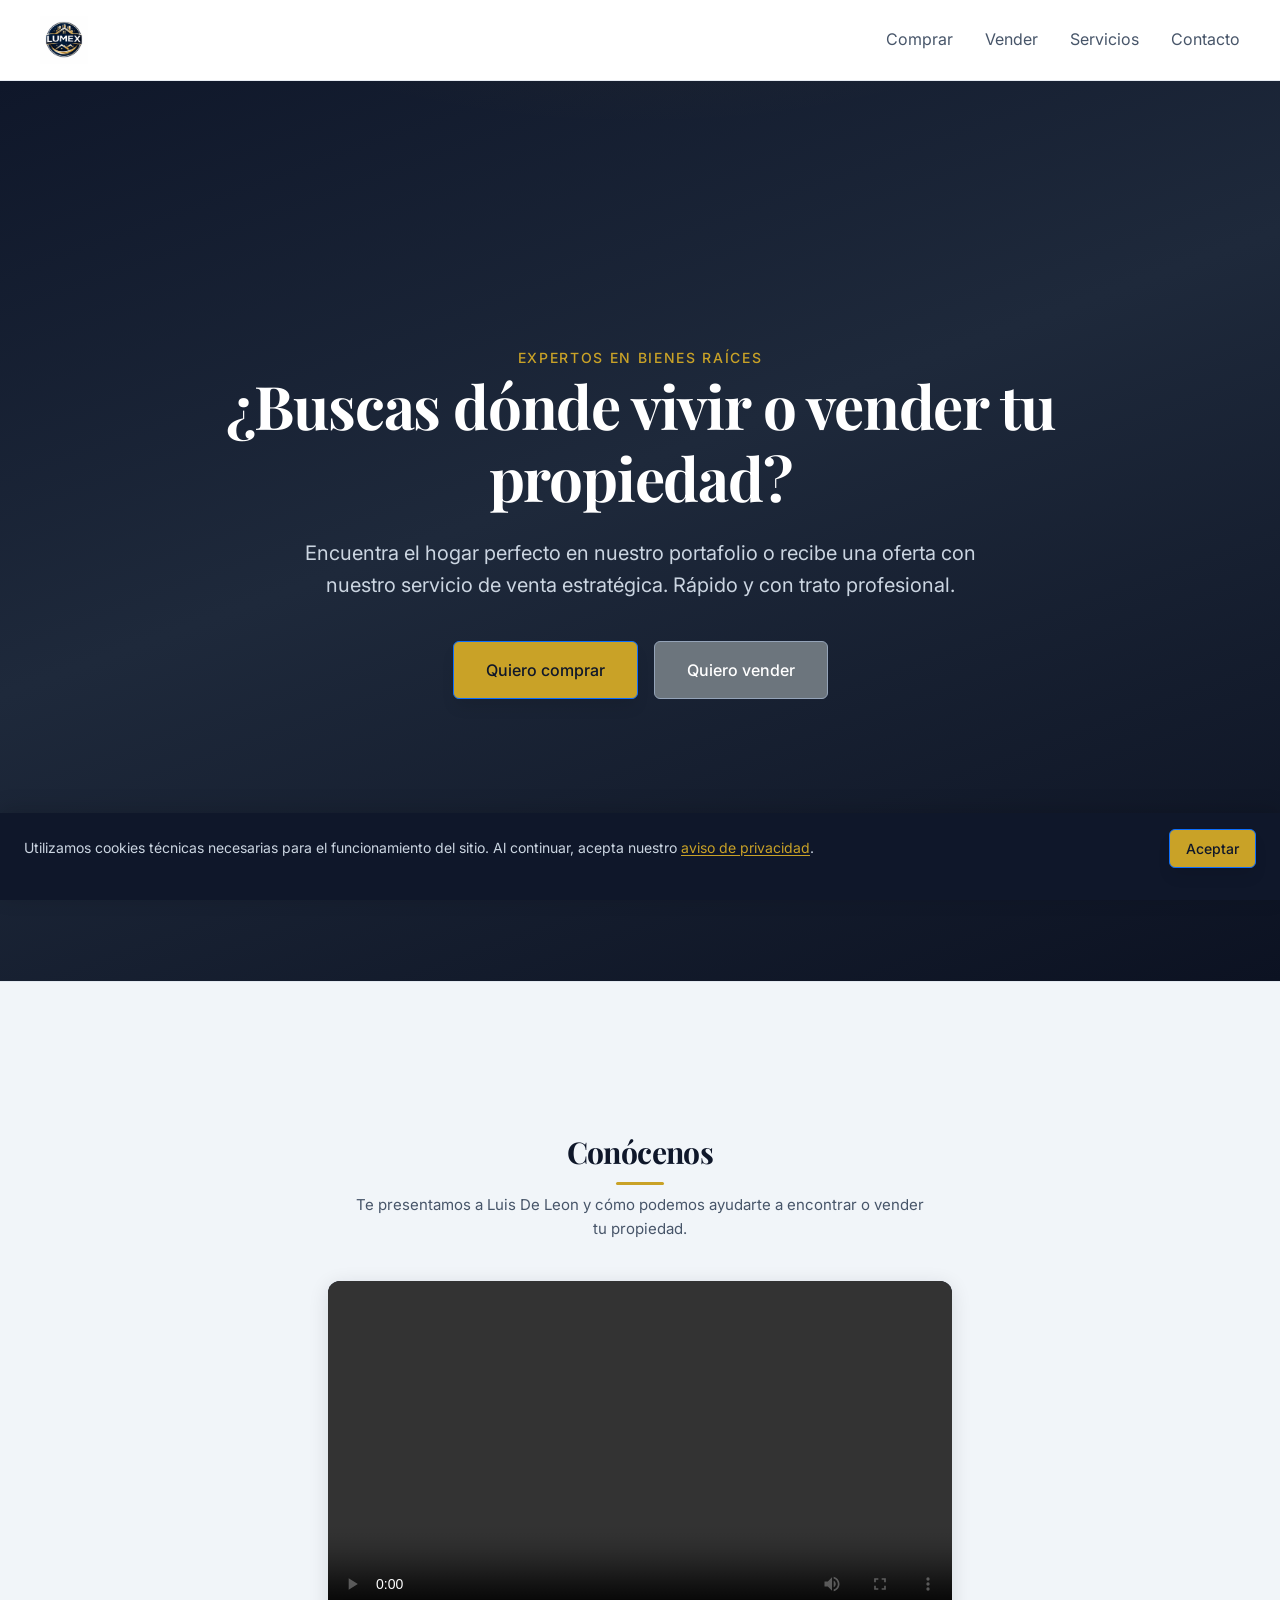
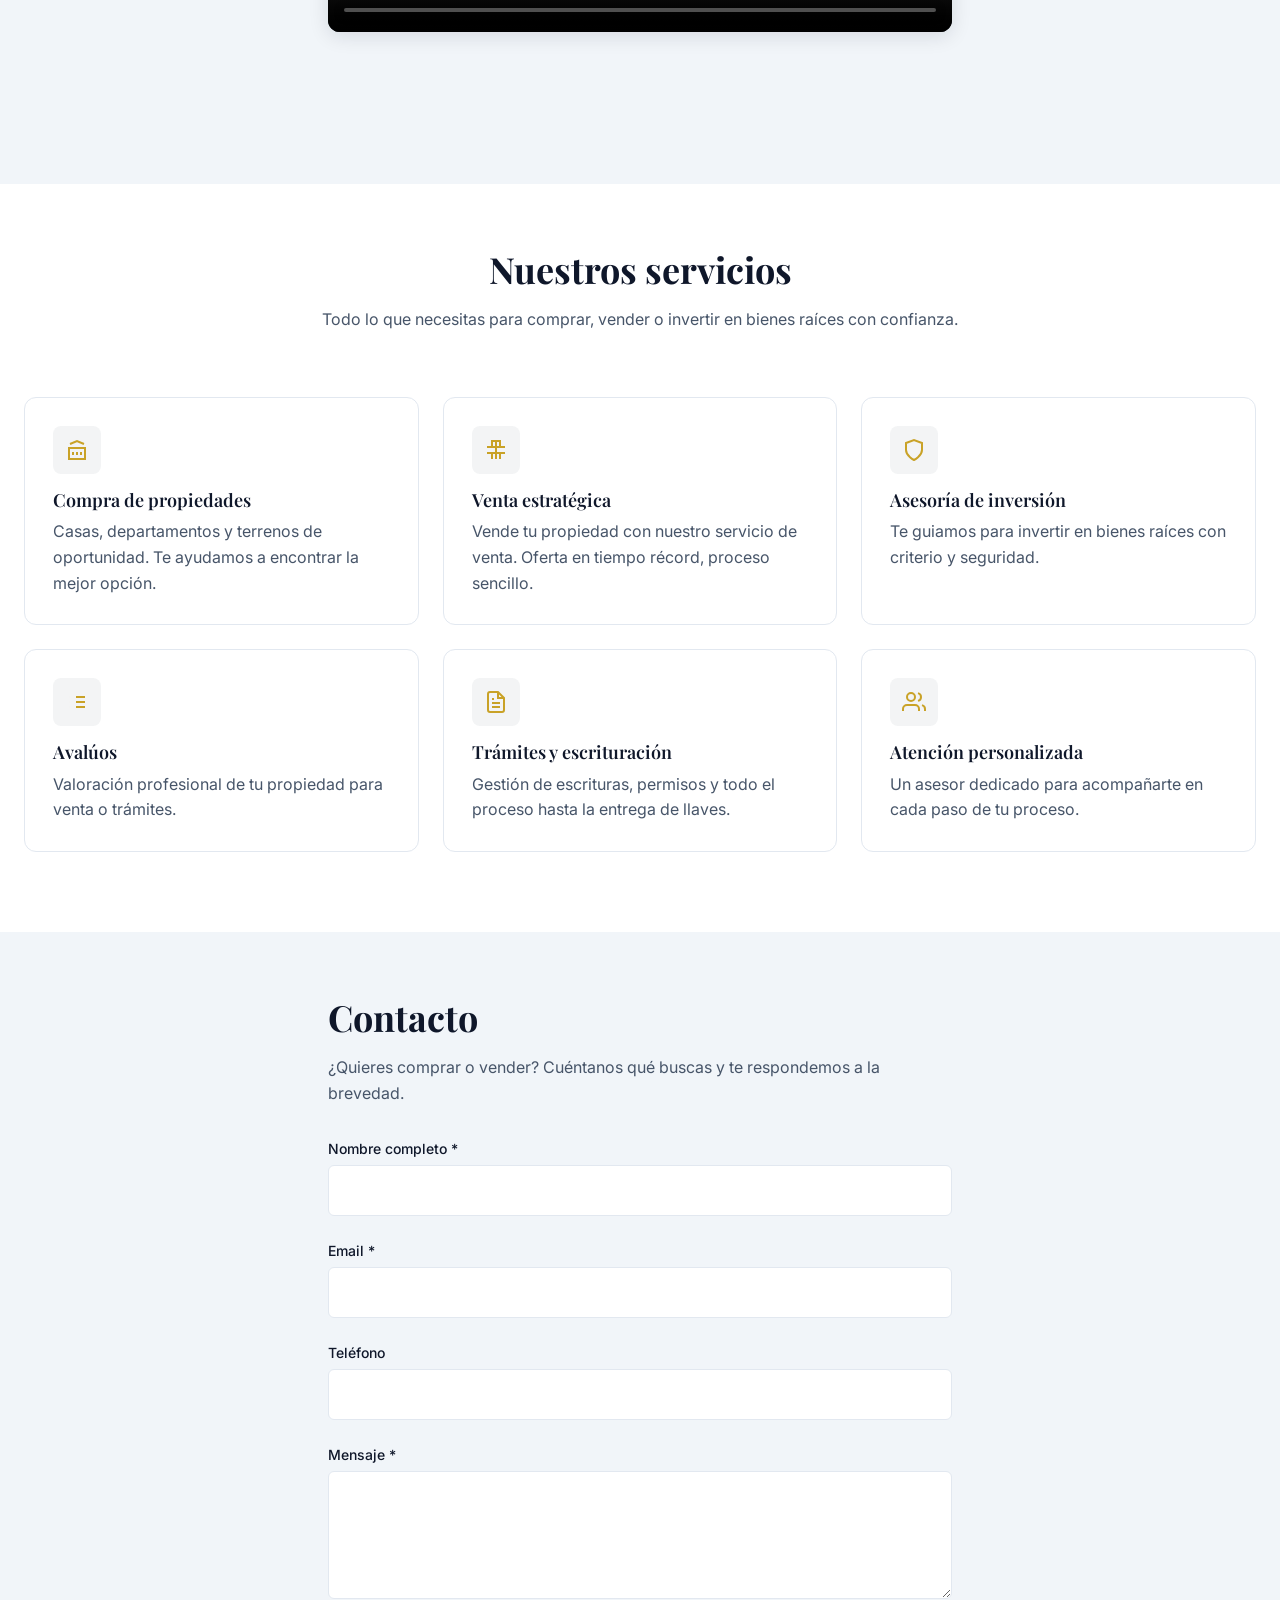
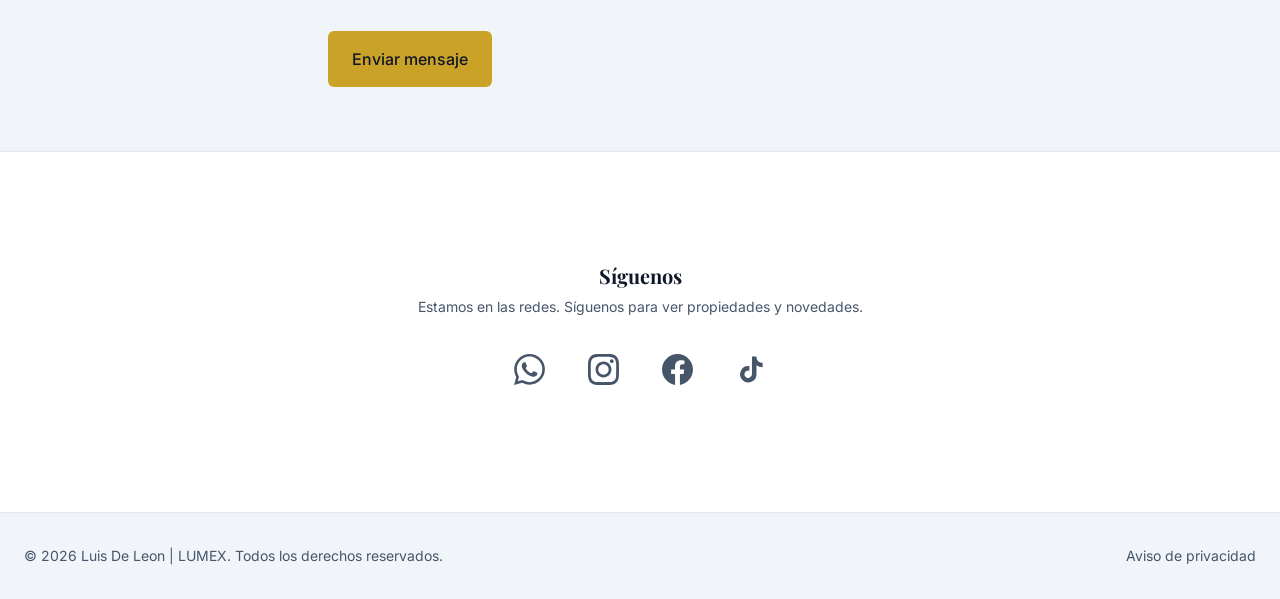
<file: index.html>
<!DOCTYPE html>
<html lang="es">
<head>
  <meta charset="UTF-8" />
  <meta name="viewport" content="width=device-width, initial-scale=1.0, viewport-fit=cover" />
  <meta http-equiv="X-UA-Compatible" content="IE=edge" />
  <meta name="description" content="Expertos en bienes raíces. Luis De Leon: compra y venta de propiedades, casas, departamentos y terrenos. Encuentra tu hogar o vende con nosotros." />
  <meta name="keywords" content="bienes raíces, inmobiliaria, comprar casa, vender casa, propiedades, Luis De Leon, Nuevo León, inversión inmobiliaria" />
  <meta name="author" content="Luis De Leon | LUMEX" />
  <meta name="robots" content="index, follow" />
  <meta name="theme-color" content="#1a2b49" />
  <!-- Antes de subir a tu dominio: reemplaza tudominio.com por tu URL real (ver DOMINIO.txt) -->
  <link rel="canonical" href="https://tudominio.com/" />
  <!-- Open Graph -->
  <meta property="og:type" content="website" />
  <meta property="og:url" content="https://tudominio.com/" />
  <meta property="og:title" content="Luis De Leon | LUMEX - Comprar y vender propiedades" />
  <meta property="og:description" content="¿Buscas dónde vivir o vender tu propiedad? Encuentra el hogar perfecto o recibe una oferta con nuestro servicio de venta estratégica." />
  <meta property="og:image" content="https://tudominio.com/og-image.jpg" />
  <meta property="og:locale" content="es_MX" />
  <meta property="og:site_name" content="Luis De Leon | LUMEX" />
  <!-- Twitter Card -->
  <meta name="twitter:card" content="summary_large_image" />
  <meta name="twitter:title" content="Luis De Leon | LUMEX" />
  <meta name="twitter:description" content="Expertos en bienes raíces. Compra o vende tu propiedad con nosotros." />
  <!-- Seguridad -->
  <meta http-equiv="X-Content-Type-Options" content="nosniff" />
  <meta http-equiv="Referrer-Policy" content="strict-origin-when-cross-origin" />
  <title>Luis De Leon | LUMEX - Comprar y vender propiedades</title>
  <link rel="preconnect" href="https://fonts.googleapis.com" />
  <link rel="preconnect" href="https://fonts.gstatic.com" crossorigin />
  <link href="https://fonts.googleapis.com/css2?family=Inter:wght@400;500;600;700&family=Playfair+Display:wght@600;700&display=swap" rel="stylesheet" />
  <link href="https://cdn.jsdelivr.net/npm/bootstrap@5.3.2/dist/css/bootstrap.min.css" rel="stylesheet" integrity="sha384-T3c6CoIi6uLrA9TneNEoa7RxnatzjcDSCmG1MXxSR1GAsXEV/Dwwykc2MPK8M2HN" crossorigin="anonymous" />
  <link rel="stylesheet" href="css/style.css" />
  <script type="application/ld+json">
  {
    "@context": "https://schema.org",
    "@type": "RealEstateAgent",
    "name": "Luis De Leon | LUMEX",
    "description": "Expertos en bienes raíces. Compra y venta de propiedades, casas, departamentos y terrenos. Servicio de venta estratégica y portafolio de oportunidades.",
    "url": "https://tudominio.com/",
    "areaServed": { "@type": "State", "name": "Nuevo León" },
    "serviceType": ["Compra de propiedades", "Venta de propiedades", "Asesoría inmobiliaria", "Inversión en bienes raíces"]
  }
  </script>
  <link rel="sitemap" type="application/xml" title="Sitemap" href="sitemap.xml" />
</head>
<body>
  <header class="header" role="banner">
    <div class="header-inner">
      <a href="index.html" class="logo" aria-label="Luis De Leon LUMEX - Inicio"><img src="logo.jpg" alt="Luis De Leon LUMEX" /></a>
      <nav class="nav-desktop" aria-label="Navegación principal">
        <a href="comprar-propiedad.html">Comprar</a>
        <a href="vender-propiedad.html">Vender</a>
        <a href="index.html#servicios">Servicios</a>
        <a href="index.html#contacto">Contacto</a>
      </nav>
      <button type="button" class="btn-menu" aria-expanded="false" aria-controls="mobile-menu" aria-label="Abrir menú">
        <svg class="icon-menu" width="24" height="24" viewBox="0 0 24 24" fill="none" stroke="currentColor" stroke-width="2" aria-hidden="true"><path d="M3 12h18M3 6h18M3 18h18"/></svg>
        <svg class="icon-close" width="24" height="24" viewBox="0 0 24 24" fill="none" stroke="currentColor" stroke-width="2" aria-hidden="true" hidden><path d="M18 6L6 18M6 6l12 12"/></svg>
      </button>
    </div>
    <div id="mobile-menu" class="mobile-menu" hidden aria-label="Menú móvil">
      <a href="comprar-propiedad.html">Comprar</a>
      <a href="vender-propiedad.html">Vender</a>
      <a href="index.html#servicios">Servicios</a>
      <a href="index.html#contacto">Contacto</a>
    </div>
  </header>

  <main class="main-full">
    <section class="hero section-full" aria-labelledby="hero-heading">
      <div class="hero-inner">
        <p class="hero-tagline">Expertos en bienes raíces</p>
        <h1 id="hero-heading">¿Buscas dónde vivir o vender tu propiedad?</h1>
        <p class="hero-subtitle">Encuentra el hogar perfecto en nuestro portafolio o recibe una oferta con nuestro servicio de venta estratégica. Rápido y con trato profesional.</p>
        <div class="hero-buttons hero-ctas">
          <a href="comprar-propiedad.html" class="btn btn-primary cta-shine">Quiero comprar</a>
          <a href="vender-propiedad.html" class="btn btn-secondary">Quiero vender</a>
        </div>
      </div>
    </section>

    <section id="presentacion" class="section section-video section-full" aria-labelledby="video-heading">
      <div class="container container-narrow text-center">
        <h2 id="video-heading" class="section-video-title">Conócenos</h2>
        <p class="section-lead">Te presentamos a Luis De Leon y cómo podemos ayudarte a encontrar o vender tu propiedad.</p>
        <div class="video-wrap mx-auto">
          <video class="video-presentacion" src="luis.mp4" controls playsinline preload="metadata" aria-label="Video de presentación Luis De Leon">
            Tu navegador no soporta la reproducción de video.
          </video>
        </div>
      </div>
    </section>

    <section id="servicios" class="section section-services section-full" aria-labelledby="services-heading">
      <div class="container">
        <h2 id="services-heading" class="text-center">Nuestros servicios</h2>
        <p class="section-lead text-center mx-auto">Todo lo que necesitas para comprar, vender o invertir en bienes raíces con confianza.</p>
        <ul class="services-grid list-unstyled row g-4 justify-content-center" role="list">
          <li class="col-12 col-md-6 col-lg-4"><article class="service-card h-100"><span class="service-icon" aria-hidden="true"><svg width="24" height="24" viewBox="0 0 24 24" fill="none" stroke="currentColor" stroke-width="2"><path d="M3 21h18M3 10h18M5 6l7-3 7 3M4 10v11M20 10v11M8 14v3M12 14v3M16 14v3"/></svg></span><h3>Compra de propiedades</h3><p>Casas, departamentos y terrenos de oportunidad. Te ayudamos a encontrar la mejor opción.</p></article></li>
          <li class="col-12 col-md-6 col-lg-4"><article class="service-card h-100"><span class="service-icon" aria-hidden="true"><svg width="24" height="24" viewBox="0 0 24 24" fill="none" stroke="currentColor" stroke-width="2"><path d="M12 3v18M3 9h18M3 15h18M8 9V3h8v6M8 21v-6h8v6"/></svg></span><h3>Venta estratégica</h3><p>Vende tu propiedad con nuestro servicio de venta. Oferta en tiempo récord, proceso sencillo.</p></article></li>
          <li class="col-12 col-md-6 col-lg-4"><article class="service-card h-100"><span class="service-icon" aria-hidden="true"><svg width="24" height="24" viewBox="0 0 24 24" fill="none" stroke="currentColor" stroke-width="2"><path d="M12 22s8-4 8-10V5l-8-3-8 3v7c0 6 8 10 8 10z"/></svg></span><h3>Asesoría de inversión</h3><p>Te guiamos para invertir en bienes raíces con criterio y seguridad.</p></article></li>
          <li class="col-12 col-md-6 col-lg-4"><article class="service-card h-100"><span class="service-icon" aria-hidden="true"><svg width="24" height="24" viewBox="0 0 24 24" fill="none" stroke="currentColor" stroke-width="2"><path d="M20 7h-9M20 12h-9M20 17h-9M4 7h.01M4 12h.01M4 17h.01"/></svg></span><h3>Avalúos</h3><p>Valoración profesional de tu propiedad para venta o trámites.</p></article></li>
          <li class="col-12 col-md-6 col-lg-4"><article class="service-card h-100"><span class="service-icon" aria-hidden="true"><svg width="24" height="24" viewBox="0 0 24 24" fill="none" stroke="currentColor" stroke-width="2"><path d="M14 2H6a2 2 0 0 0-2 2v16a2 2 0 0 0 2 2h12a2 2 0 0 0 2-2V8z"/><path d="M14 2v6h6M16 13H8M16 17H8M10 9H8"/></svg></span><h3>Trámites y escrituración</h3><p>Gestión de escrituras, permisos y todo el proceso hasta la entrega de llaves.</p></article></li>
          <li class="col-12 col-md-6 col-lg-4"><article class="service-card h-100"><span class="service-icon" aria-hidden="true"><svg width="24" height="24" viewBox="0 0 24 24" fill="none" stroke="currentColor" stroke-width="2"><path d="M17 21v-2a4 4 0 0 0-4-4H5a4 4 0 0 0-4 4v2"/><circle cx="9" cy="7" r="4"/><path d="M23 21v-2a4 4 0 0 0-3-3.87M16 3.13a4 4 0 0 1 0 7.75"/></svg></span><h3>Atención personalizada</h3><p>Un asesor dedicado para acompañarte en cada paso de tu proceso.</p></article></li>
        </ul>
      </div>
    </section>

    <section id="contacto" class="section section-contact section-full" aria-labelledby="contact-heading">
      <div class="container container-narrow">
        <h2 id="contact-heading">Contacto</h2>
        <p class="section-lead">¿Quieres comprar o vender? Cuéntanos qué buscas y te respondemos a la brevedad.</p>
        <div id="form-success" class="form-success" hidden role="status">
          <svg width="32" height="32" viewBox="0 0 24 24" fill="none" stroke="currentColor" stroke-width="2" aria-hidden="true"><path d="M22 11.08V12a10 10 0 1 1-5.93-9.14"/><path d="M22 4L12 14.01l-3-3"/></svg>
          <div>
            <p class="form-success-title">Se abrió WhatsApp con tu mensaje.</p>
            <p class="form-success-text">Envíalo desde la app para completar el contacto. Te responderemos a la brevedad.</p>
          </div>
        </div>
        <form id="contact-form" class="contact-form" novalidate>
          <div class="field">
            <label for="name">Nombre completo *</label>
            <input type="text" id="name" name="name" autocomplete="name" required />
            <p id="name-error" class="field-error" role="alert" hidden></p>
          </div>
          <div class="field">
            <label for="email">Email *</label>
            <input type="email" id="email" name="email" autocomplete="email" required />
            <p id="email-error" class="field-error" role="alert" hidden></p>
          </div>
          <div class="field">
            <label for="phone">Teléfono</label>
            <input type="tel" id="phone" name="phone" autocomplete="tel" />
            <p id="phone-error" class="field-error" role="alert" hidden></p>
          </div>
          <div class="field">
            <label for="message">Mensaje *</label>
            <textarea id="message" name="message" rows="4" required></textarea>
            <p id="message-error" class="field-error" role="alert" hidden></p>
          </div>
          <p id="form-root-error" class="field-error form-root-error" role="alert" hidden></p>
          <button type="submit" class="btn btn-submit cta-shine" id="submit-btn">Enviar mensaje</button>
        </form>
      </div>
    </section>

    <section id="redes" class="section section-redes section-full" aria-labelledby="redes-heading">
      <div class="container container-narrow text-center">
        <h2 id="redes-heading" class="section-redes-title">Síguenos</h2>
        <p class="section-redes-lead">Estamos en las redes. Síguenos para ver propiedades y novedades.</p>
        <div id="footer-social" class="redes-links" aria-label="Redes sociales"></div>
      </div>
    </section>
  </main>

  <footer class="footer">
    <div class="footer-inner">
      <p class="footer-copy">© 2026 Luis De Leon | LUMEX. Todos los derechos reservados.</p>
      <nav class="footer-nav" aria-label="Enlaces legales">
        <a href="aviso-privacidad.html">Aviso de privacidad</a>
      </nav>
    </div>
  </footer>

  <div id="cookie-consent" class="cookie-consent" role="dialog" aria-label="Aviso de cookies" aria-describedby="cookie-text">
    <div class="cookie-inner">
      <p id="cookie-text">Utilizamos cookies técnicas necesarias para el funcionamiento del sitio. Al continuar, acepta nuestro <a href="aviso-privacidad.html">aviso de privacidad</a>.</p>
      <div class="cookie-actions">
        <button type="button" id="cookie-accept" class="btn btn-primary btn-sm">Aceptar</button>
      </div>
    </div>
  </div>

  <a id="whatsapp-float-link" href="https://wa.me/528281201370" target="_blank" rel="noopener noreferrer" class="whatsapp-float" aria-label="Contactar por WhatsApp">
    <svg width="32" height="32" viewBox="0 0 24 24" fill="currentColor" aria-hidden="true"><path d="M17.472 14.382c-.297-.149-1.758-.867-2.03-.967-.273-.099-.471-.148-.67.15-.197.297-.767.966-.94 1.164-.173.199-.347.223-.644.075-.297-.15-1.255-.463-2.39-1.475-.883-.788-1.48-1.761-1.653-2.059-.173-.297-.018-.458.13-.606.134-.133.298-.347.446-.52.149-.174.198-.298.298-.497.099-.198.05-.371-.025-.52-.075-.149-.669-1.612-.916-2.207-.242-.579-.487-.5-.669-.51-.173-.008-.371-.01-.57-.01-.198 0-.52.074-.792.372-.272.297-1.04 1.016-1.04 2.479 0 1.462 1.065 2.875 1.213 3.074.149.198 2.096 3.2 5.077 4.487.709.306 1.262.489 1.694.625.712.227 1.36.195 1.871.118.571-.085 1.758-.719 2.006-1.413.248-.694.248-1.289.173-1.413-.074-.124-.272-.198-.57-.347m-5.421 7.403h-.004a9.87 9.87 0 01-5.031-1.378l-.361-.214-3.741.982.998-3.648-.235-.374a9.86 9.86 0 01-1.51-5.26c.001-5.45 4.436-9.884 9.888-9.884 2.64 0 5.122 1.03 6.988 2.898a9.825 9.825 0 012.893 6.994c-.003 5.45-4.437 9.884-9.885 9.884m8.413-18.297A11.815 11.815 0 0012.05 0C5.495 0 .16 5.335.157 11.892c0 2.096.547 4.142 1.588 5.945L.057 24l6.305-1.654a11.882 11.882 0 005.683 1.448h.005c6.554 0 11.89-5.335 11.893-11.893a11.821 11.821 0 00-3.48-8.413z"/></svg>
  </a>

  <script src="https://cdn.jsdelivr.net/npm/bootstrap@5.3.2/dist/js/bootstrap.bundle.min.js" integrity="sha384-C6RzsynM9kWDrMNeT87bh95OGNyZPhcTNXj1NW7RuBCsyN/o0jlpcV8Qyq46cDfL" crossorigin="anonymous"></script>
  <script src="js/main.js"></script>
</body>
</html>
</file>
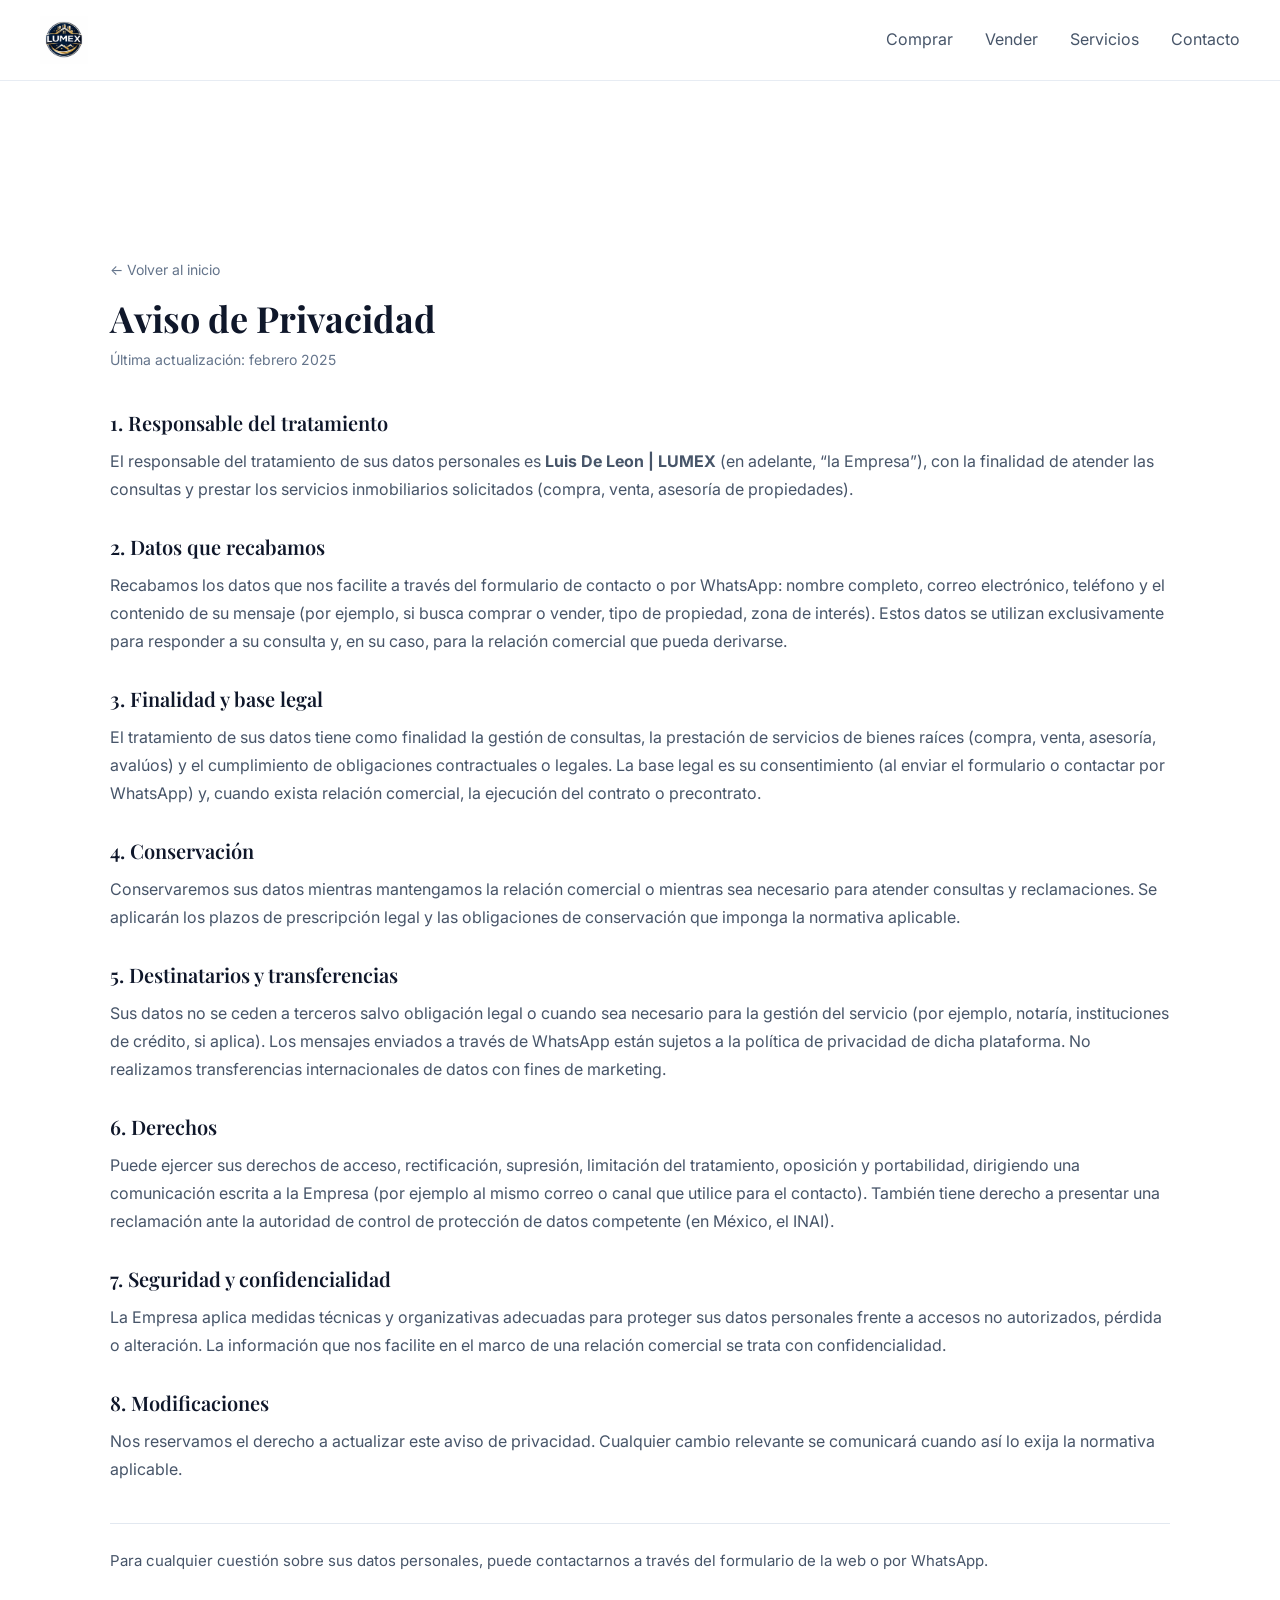
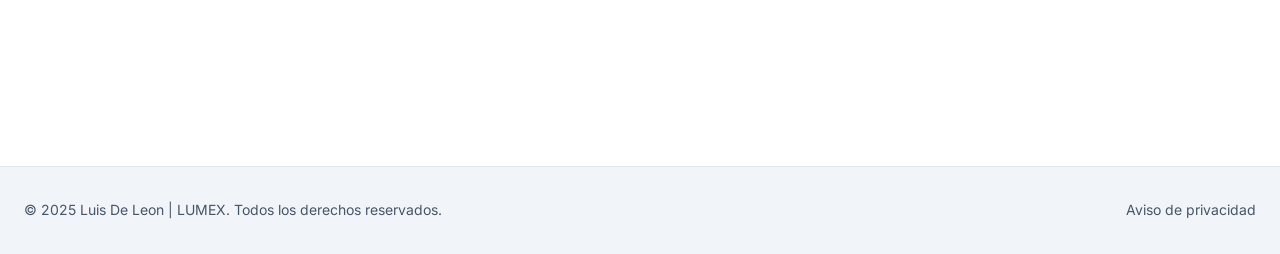
<file: aviso-privacidad.html>
<!DOCTYPE html>
<html lang="es">
<head>
  <meta charset="UTF-8" />
  <meta name="viewport" content="width=device-width, initial-scale=1.0, viewport-fit=cover" />
  <meta name="description" content="Aviso de privacidad de Luis De Leon | LUMEX. Protección de datos personales en servicios inmobiliarios." />
  <meta name="robots" content="index, follow" />
  <title>Aviso de Privacidad | Luis De Leon | LUMEX</title>
  <link rel="canonical" href="https://tudominio.com/aviso-privacidad.html" />
  <link rel="preconnect" href="https://fonts.googleapis.com" />
  <link rel="preconnect" href="https://fonts.gstatic.com" crossorigin />
  <link href="https://fonts.googleapis.com/css2?family=Inter:wght@400;500;600;700&family=Playfair+Display:wght@600;700&display=swap" rel="stylesheet" />
  <link href="https://cdn.jsdelivr.net/npm/bootstrap@5.3.2/dist/css/bootstrap.min.css" rel="stylesheet" integrity="sha384-T3c6CoIi6uLrA9TneNEoa7RxnatzjcDSCmG1MXxSR1GAsXEV/Dwwykc2MPK8M2HN" crossorigin="anonymous" />
  <link rel="stylesheet" href="css/style.css" />
</head>
<body>
  <header class="header" role="banner">
    <div class="header-inner">
      <a href="index.html" class="logo" aria-label="Luis De Leon LUMEX - Inicio"><img src="logo.jpg" alt="Luis De Leon LUMEX" /></a>
      <nav class="nav-desktop" aria-label="Navegación principal">
        <a href="comprar-propiedad.html">Comprar</a>
        <a href="vender-propiedad.html">Vender</a>
        <a href="index.html#servicios">Servicios</a>
        <a href="index.html#contacto">Contacto</a>
      </nav>
      <button type="button" class="btn-menu" aria-expanded="false" aria-controls="mobile-menu" aria-label="Abrir menú">
        <svg class="icon-menu" width="24" height="24" viewBox="0 0 24 24" fill="none" stroke="currentColor" stroke-width="2" aria-hidden="true"><path d="M3 12h18M3 6h18M3 18h18"/></svg>
        <svg class="icon-close" width="24" height="24" viewBox="0 0 24 24" fill="none" stroke="currentColor" stroke-width="2" aria-hidden="true" hidden><path d="M18 6L6 18M6 6l12 12"/></svg>
      </button>
    </div>
    <div id="mobile-menu" class="mobile-menu" hidden aria-label="Menú móvil">
      <a href="comprar-propiedad.html">Comprar</a>
      <a href="vender-propiedad.html">Vender</a>
      <a href="index.html#servicios">Servicios</a>
      <a href="index.html#contacto">Contacto</a>
    </div>
  </header>

  <main>
    <article class="legal-page" aria-labelledby="privacy-heading">
      <div class="container container-narrow">
        <header class="legal-header">
          <a href="index.html" class="legal-back">← Volver al inicio</a>
          <h1 id="privacy-heading">Aviso de Privacidad</h1>
          <p class="legal-updated">Última actualización: febrero 2025</p>
        </header>

        <div class="legal-content">
          <section>
            <h2>1. Responsable del tratamiento</h2>
            <p>El responsable del tratamiento de sus datos personales es <strong>Luis De Leon | LUMEX</strong> (en adelante, “la Empresa”), con la finalidad de atender las consultas y prestar los servicios inmobiliarios solicitados (compra, venta, asesoría de propiedades).</p>
          </section>

          <section>
            <h2>2. Datos que recabamos</h2>
            <p>Recabamos los datos que nos facilite a través del formulario de contacto o por WhatsApp: nombre completo, correo electrónico, teléfono y el contenido de su mensaje (por ejemplo, si busca comprar o vender, tipo de propiedad, zona de interés). Estos datos se utilizan exclusivamente para responder a su consulta y, en su caso, para la relación comercial que pueda derivarse.</p>
          </section>

          <section>
            <h2>3. Finalidad y base legal</h2>
            <p>El tratamiento de sus datos tiene como finalidad la gestión de consultas, la prestación de servicios de bienes raíces (compra, venta, asesoría, avalúos) y el cumplimiento de obligaciones contractuales o legales. La base legal es su consentimiento (al enviar el formulario o contactar por WhatsApp) y, cuando exista relación comercial, la ejecución del contrato o precontrato.</p>
          </section>

          <section>
            <h2>4. Conservación</h2>
            <p>Conservaremos sus datos mientras mantengamos la relación comercial o mientras sea necesario para atender consultas y reclamaciones. Se aplicarán los plazos de prescripción legal y las obligaciones de conservación que imponga la normativa aplicable.</p>
          </section>

          <section>
            <h2>5. Destinatarios y transferencias</h2>
            <p>Sus datos no se ceden a terceros salvo obligación legal o cuando sea necesario para la gestión del servicio (por ejemplo, notaría, instituciones de crédito, si aplica). Los mensajes enviados a través de WhatsApp están sujetos a la política de privacidad de dicha plataforma. No realizamos transferencias internacionales de datos con fines de marketing.</p>
          </section>

          <section>
            <h2>6. Derechos</h2>
            <p>Puede ejercer sus derechos de acceso, rectificación, supresión, limitación del tratamiento, oposición y portabilidad, dirigiendo una comunicación escrita a la Empresa (por ejemplo al mismo correo o canal que utilice para el contacto). También tiene derecho a presentar una reclamación ante la autoridad de control de protección de datos competente (en México, el INAI).</p>
          </section>

          <section>
            <h2>7. Seguridad y confidencialidad</h2>
            <p>La Empresa aplica medidas técnicas y organizativas adecuadas para proteger sus datos personales frente a accesos no autorizados, pérdida o alteración. La información que nos facilite en el marco de una relación comercial se trata con confidencialidad.</p>
          </section>

          <section>
            <h2>8. Modificaciones</h2>
            <p>Nos reservamos el derecho a actualizar este aviso de privacidad. Cualquier cambio relevante se comunicará cuando así lo exija la normativa aplicable.</p>
          </section>

          <p class="legal-contact">Para cualquier cuestión sobre sus datos personales, puede contactarnos a través del formulario de la web o por WhatsApp.</p>
        </div>
      </div>
    </article>
  </main>

  <footer class="footer">
    <div class="footer-inner">
      <p class="footer-copy">© 2025 Luis De Leon | LUMEX. Todos los derechos reservados.</p>
      <nav class="footer-nav" aria-label="Enlaces legales">
        <a href="aviso-privacidad.html">Aviso de privacidad</a>
      </nav>
    </div>
  </footer>

  <script src="https://cdn.jsdelivr.net/npm/bootstrap@5.3.2/dist/js/bootstrap.bundle.min.js" integrity="sha384-C6RzsynM9kWDrMNeT87bh95OGNyZPhcTNXj1NW7RuBCsyN/o0jlpcV8Qyq46cDfL" crossorigin="anonymous"></script>
  <script src="js/main.js"></script>
</body>
</html>
</file>
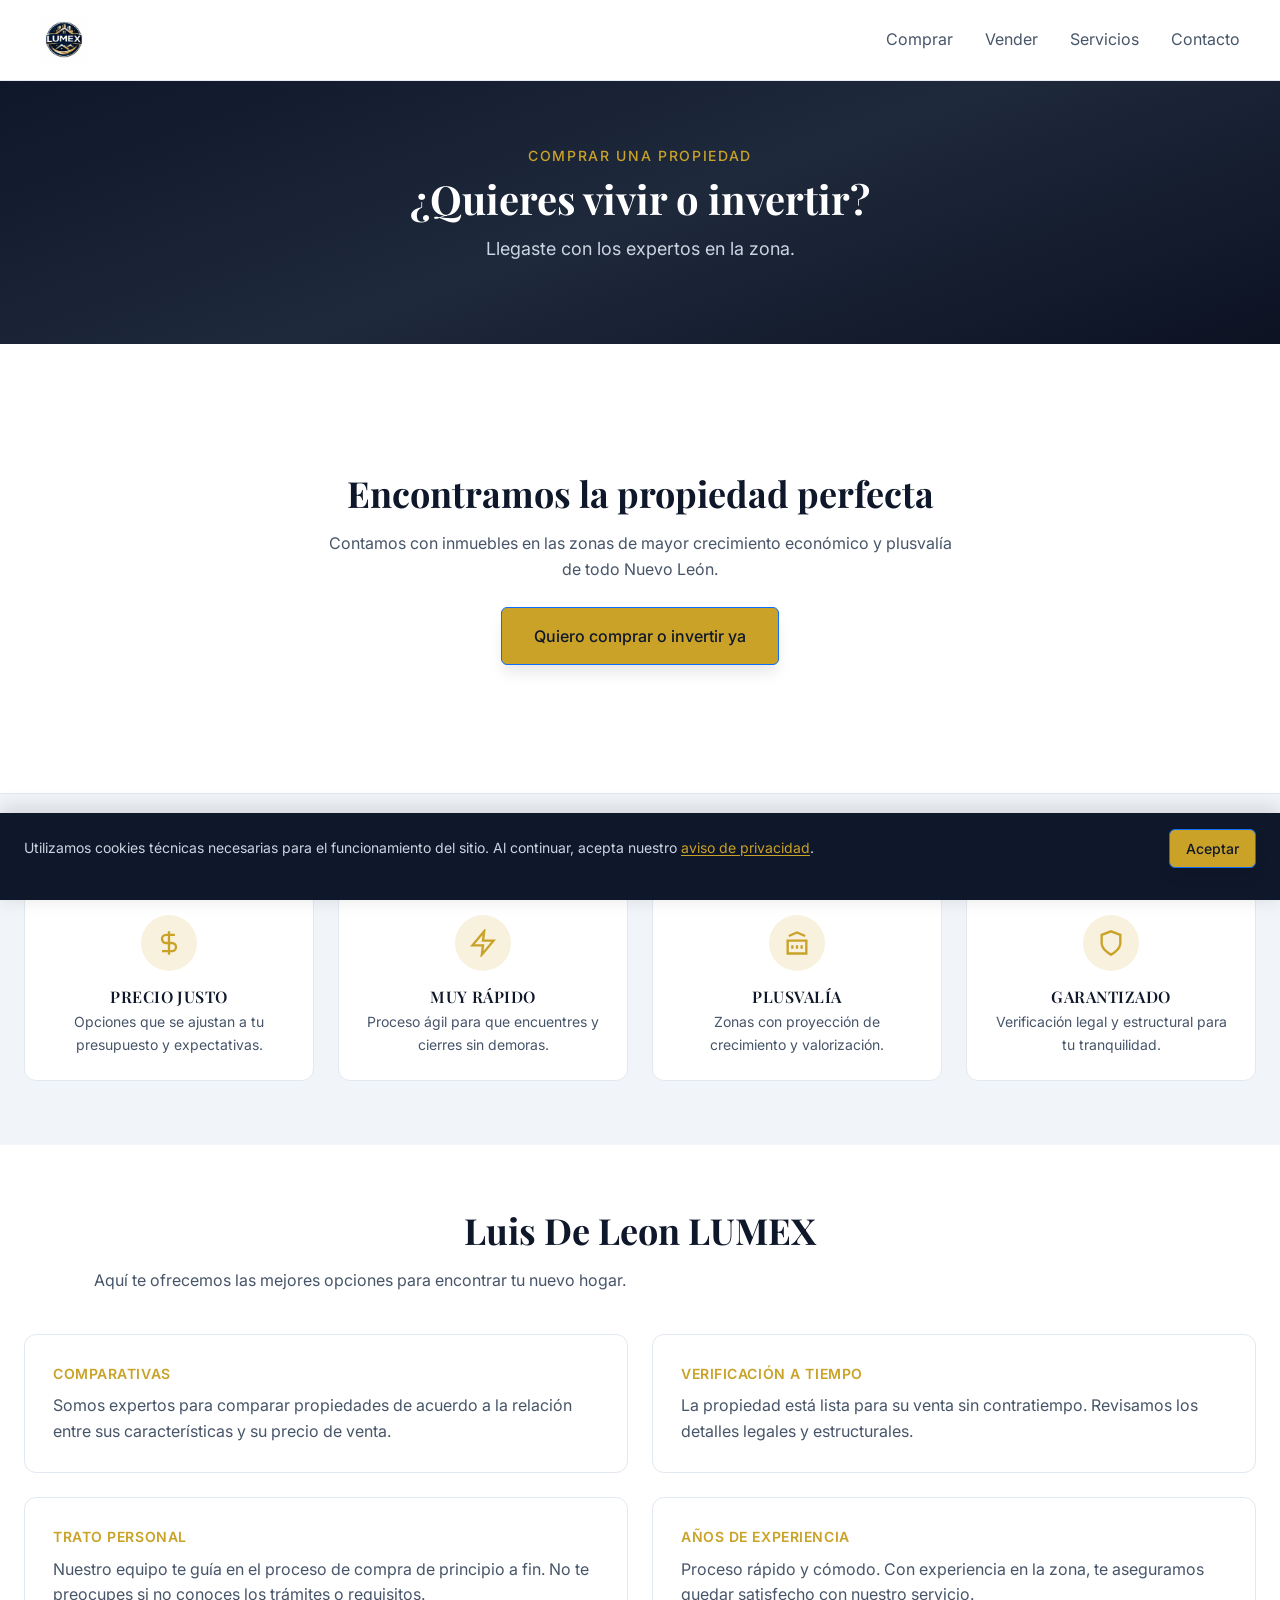
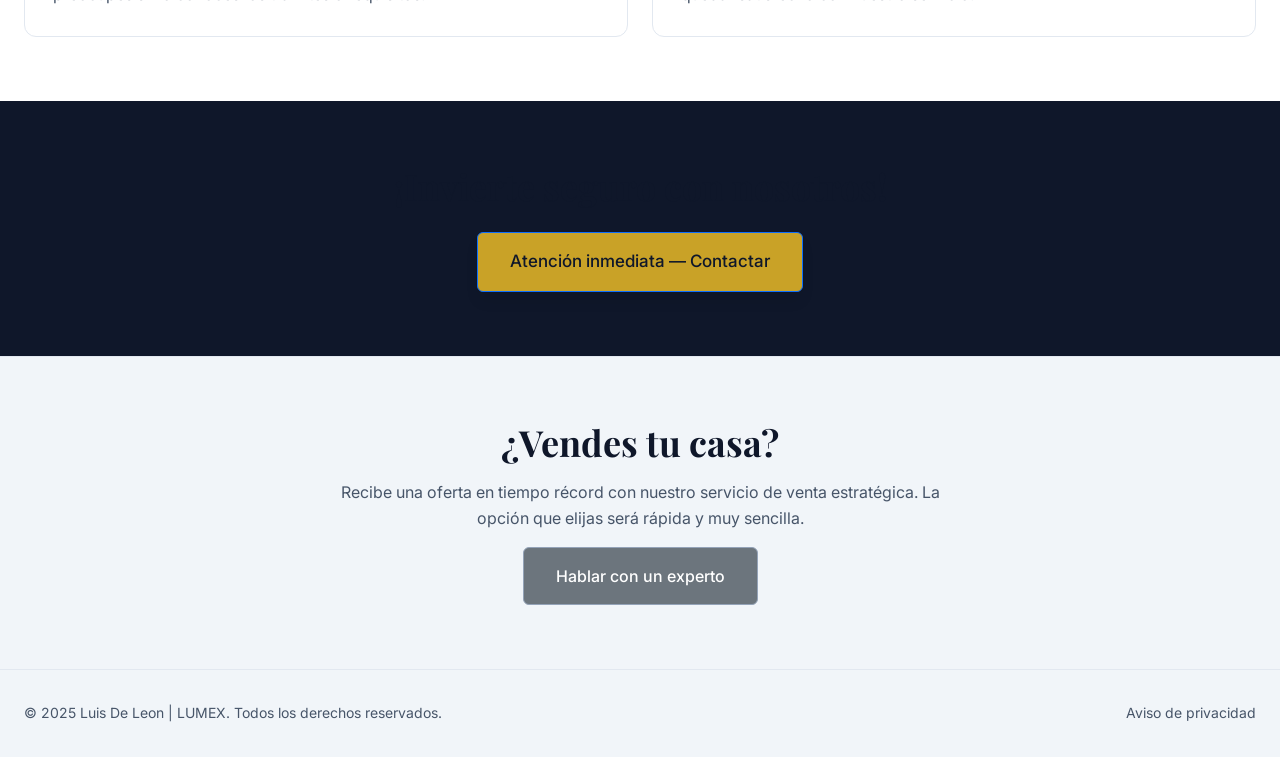
<file: comprar-propiedad.html>
<!DOCTYPE html>
<html lang="es">
<head>
  <meta charset="UTF-8" />
  <meta name="viewport" content="width=device-width, initial-scale=1.0, viewport-fit=cover" />
  <meta name="description" content="Comprar una propiedad con Luis De Leon. Encontramos la propiedad perfecta en zonas de mayor crecimiento y plusvalía en Nuevo León." />
  <meta name="robots" content="index, follow" />
  <link rel="canonical" href="https://tudominio.com/comprar-propiedad.html" />
  <title>Comprar una propiedad | Luis De Leon | LUMEX</title>
  <link rel="preconnect" href="https://fonts.googleapis.com" />
  <link rel="preconnect" href="https://fonts.gstatic.com" crossorigin />
  <link href="https://fonts.googleapis.com/css2?family=Inter:wght@400;500;600;700&family=Playfair+Display:wght@600;700&display=swap" rel="stylesheet" />
  <link href="https://cdn.jsdelivr.net/npm/bootstrap@5.3.2/dist/css/bootstrap.min.css" rel="stylesheet" integrity="sha384-T3c6CoIi6uLrA9TneNEoa7RxnatzjcDSCmG1MXxSR1GAsXEV/Dwwykc2MPK8M2HN" crossorigin="anonymous" />
  <link rel="stylesheet" href="css/style.css" />
</head>
<body>
  <header class="header" role="banner">
    <div class="header-inner">
      <a href="index.html" class="logo" aria-label="Luis De Leon LUMEX - Inicio"><img src="logo.jpg" alt="Luis De Leon LUMEX" /></a>
      <nav class="nav-desktop" aria-label="Navegación principal">
        <a href="comprar-propiedad.html">Comprar</a>
        <a href="vender-propiedad.html">Vender</a>
        <a href="index.html#servicios">Servicios</a>
        <a href="index.html#contacto">Contacto</a>
      </nav>
      <button type="button" class="btn-menu" aria-expanded="false" aria-controls="mobile-menu" aria-label="Abrir menú">
        <svg class="icon-menu" width="24" height="24" viewBox="0 0 24 24" fill="none" stroke="currentColor" stroke-width="2" aria-hidden="true"><path d="M3 12h18M3 6h18M3 18h18"/></svg>
        <svg class="icon-close" width="24" height="24" viewBox="0 0 24 24" fill="none" stroke="currentColor" stroke-width="2" aria-hidden="true" hidden><path d="M18 6L6 18M6 6l12 12"/></svg>
      </button>
    </div>
    <div id="mobile-menu" class="mobile-menu" hidden aria-label="Menú móvil">
      <a href="comprar-propiedad.html">Comprar</a>
      <a href="vender-propiedad.html">Vender</a>
      <a href="index.html#servicios">Servicios</a>
      <a href="index.html#contacto">Contacto</a>
    </div>
  </header>

  <main>
    <section class="subpage-hero" aria-labelledby="comprar-hero-heading">
      <div class="subpage-hero-inner">
        <p class="hero-tagline">Comprar una propiedad</p>
        <h1 id="comprar-hero-heading">¿Quieres vivir o invertir?</h1>
        <p class="subpage-hero-sub">Llegaste con los expertos en la zona.</p>
      </div>
    </section>

    <section class="section section-compra-intro" aria-labelledby="intro-heading">
      <div class="container container-narrow text-center">
        <h2 id="intro-heading">Encontramos la propiedad perfecta</h2>
        <p class="section-lead">Contamos con inmuebles en las zonas de mayor crecimiento económico y plusvalía de todo Nuevo León.</p>
        <a href="index.html#contacto" class="btn btn-primary cta-shine">Quiero comprar o invertir ya</a>
      </div>
    </section>

    <section class="section section-values" aria-label="Ventajas">
      <div class="container">
        <ul class="values-grid" role="list">
          <li class="value-card">
            <span class="value-icon" aria-hidden="true">
              <svg width="28" height="28" viewBox="0 0 24 24" fill="none" stroke="currentColor" stroke-width="2"><path d="M12 2v20M17 5H9.5a3.5 3.5 0 0 0 0 7h5a3.5 3.5 0 0 1 0 7H6"/></svg>
            </span>
            <h3>Precio justo</h3>
            <p>Opciones que se ajustan a tu presupuesto y expectativas.</p>
          </li>
          <li class="value-card">
            <span class="value-icon" aria-hidden="true">
              <svg width="28" height="28" viewBox="0 0 24 24" fill="none" stroke="currentColor" stroke-width="2"><path d="M13 2L3 14h9l-1 8 10-12h-9l1-8z"/></svg>
            </span>
            <h3>Muy rápido</h3>
            <p>Proceso ágil para que encuentres y cierres sin demoras.</p>
          </li>
          <li class="value-card">
            <span class="value-icon" aria-hidden="true">
              <svg width="28" height="28" viewBox="0 0 24 24" fill="none" stroke="currentColor" stroke-width="2"><path d="M3 21h18M3 10h18M5 6l7-3 7 3M4 10v11M20 10v11M8 14v3M12 14v3M16 14v3"/></svg>
            </span>
            <h3>Plusvalía</h3>
            <p>Zonas con proyección de crecimiento y valorización.</p>
          </li>
          <li class="value-card">
            <span class="value-icon" aria-hidden="true">
              <svg width="28" height="28" viewBox="0 0 24 24" fill="none" stroke="currentColor" stroke-width="2"><path d="M12 22s8-4 8-10V5l-8-3-8 3v7c0 6 8 10 8 10z"/></svg>
            </span>
            <h3>Garantizado</h3>
            <p>Verificación legal y estructural para tu tranquilidad.</p>
          </li>
        </ul>
      </div>
    </section>

    <section class="section section-compra-detail" aria-labelledby="detail-heading">
      <div class="container">
        <h2 id="detail-heading" class="text-center">Luis De Leon LUMEX</h2>
        <p class="section-lead text-center">Aquí te ofrecemos las mejores opciones para encontrar tu nuevo hogar.</p>
        <ul class="detail-grid" role="list">
          <li class="detail-card">
            <span class="detail-label">Comparativas</span>
            <p>Somos expertos para comparar propiedades de acuerdo a la relación entre sus características y su precio de venta.</p>
          </li>
          <li class="detail-card">
            <span class="detail-label">Verificación a tiempo</span>
            <p>La propiedad está lista para su venta sin contratiempo. Revisamos los detalles legales y estructurales.</p>
          </li>
          <li class="detail-card">
            <span class="detail-label">Trato personal</span>
            <p>Nuestro equipo te guía en el proceso de compra de principio a fin. No te preocupes si no conoces los trámites o requisitos.</p>
          </li>
          <li class="detail-card">
            <span class="detail-label">Años de experiencia</span>
            <p>Proceso rápido y cómodo. Con experiencia en la zona, te aseguramos quedar satisfecho con nuestro servicio.</p>
          </li>
        </ul>
      </div>
    </section>

    <section class="section section-cta-final" aria-labelledby="cta-final-heading">
      <div class="container container-narrow text-center">
        <h2 id="cta-final-heading">¡Invierte seguro con nosotros!</h2>
        <a href="index.html#contacto" class="btn btn-primary cta-shine btn-lg">Atención inmediata — Contactar</a>
      </div>
    </section>

    <section class="section section-cross-sell" aria-labelledby="cross-sell-heading">
      <div class="container container-narrow text-center">
        <h2 id="cross-sell-heading">¿Vendes tu casa?</h2>
        <p class="section-lead">Recibe una oferta en tiempo récord con nuestro servicio de venta estratégica. La opción que elijas será rápida y muy sencilla.</p>
        <a href="index.html#contacto" class="btn btn-secondary">Hablar con un experto</a>
      </div>
    </section>
  </main>

  <footer class="footer">
    <div class="footer-inner">
      <p class="footer-copy">© 2025 Luis De Leon | LUMEX. Todos los derechos reservados.</p>
      <nav class="footer-nav" aria-label="Enlaces legales">
        <a href="aviso-privacidad.html">Aviso de privacidad</a>
      </nav>
    </div>
  </footer>

  <div id="cookie-consent" class="cookie-consent" role="dialog" aria-label="Aviso de cookies" aria-describedby="cookie-text">
    <div class="cookie-inner">
      <p id="cookie-text">Utilizamos cookies técnicas necesarias para el funcionamiento del sitio. Al continuar, acepta nuestro <a href="aviso-privacidad.html">aviso de privacidad</a>.</p>
      <div class="cookie-actions">
        <button type="button" id="cookie-accept" class="btn btn-primary btn-sm">Aceptar</button>
      </div>
    </div>
  </div>

  <a id="whatsapp-float-link" href="https://wa.me/528281201370" target="_blank" rel="noopener noreferrer" class="whatsapp-float" aria-label="Contactar por WhatsApp">
    <svg width="32" height="32" viewBox="0 0 24 24" fill="currentColor" aria-hidden="true"><path d="M17.472 14.382c-.297-.149-1.758-.867-2.03-.967-.273-.099-.471-.148-.67.15-.197.297-.767.966-.94 1.164-.173.199-.347.223-.644.075-.297-.15-1.255-.463-2.39-1.475-.883-.788-1.48-1.761-1.653-2.059-.173-.297-.018-.458.13-.606.134-.133.298-.347.446-.52.149-.174.198-.298.298-.497.099-.198.05-.371-.025-.52-.075-.149-.669-1.612-.916-2.207-.242-.579-.487-.5-.669-.51-.173-.008-.371-.01-.57-.01-.198 0-.52.074-.792.372-.272.297-1.04 1.016-1.04 2.479 0 1.462 1.065 2.875 1.213 3.074.149.198 2.096 3.2 5.077 4.487.709.306 1.262.489 1.694.625.712.227 1.36.195 1.871.118.571-.085 1.758-.719 2.006-1.413.248-.694.248-1.289.173-1.413-.074-.124-.272-.198-.57-.347m-5.421 7.403h-.004a9.87 9.87 0 01-5.031-1.378l-.361-.214-3.741.982.998-3.648-.235-.374a9.86 9.86 0 01-1.51-5.26c.001-5.45 4.436-9.884 9.888-9.884 2.64 0 5.122 1.03 6.988 2.898a9.825 9.825 0 012.893 6.994c-.003 5.45-4.437 9.884-9.885 9.884m8.413-18.297A11.815 11.815 0 0012.05 0C5.495 0 .16 5.335.157 11.892c0 2.096.547 4.142 1.588 5.945L.057 24l6.305-1.654a11.882 11.882 0 005.683 1.448h.005c6.554 0 11.89-5.335 11.893-11.893a11.821 11.821 0 00-3.48-8.413z"/></svg>
  </a>

  <script src="https://cdn.jsdelivr.net/npm/bootstrap@5.3.2/dist/js/bootstrap.bundle.min.js" integrity="sha384-C6RzsynM9kWDrMNeT87bh95OGNyZPhcTNXj1NW7RuBCsyN/o0jlpcV8Qyq46cDfL" crossorigin="anonymous"></script>
  <script src="js/main.js"></script>
</body>
</html>
</file>
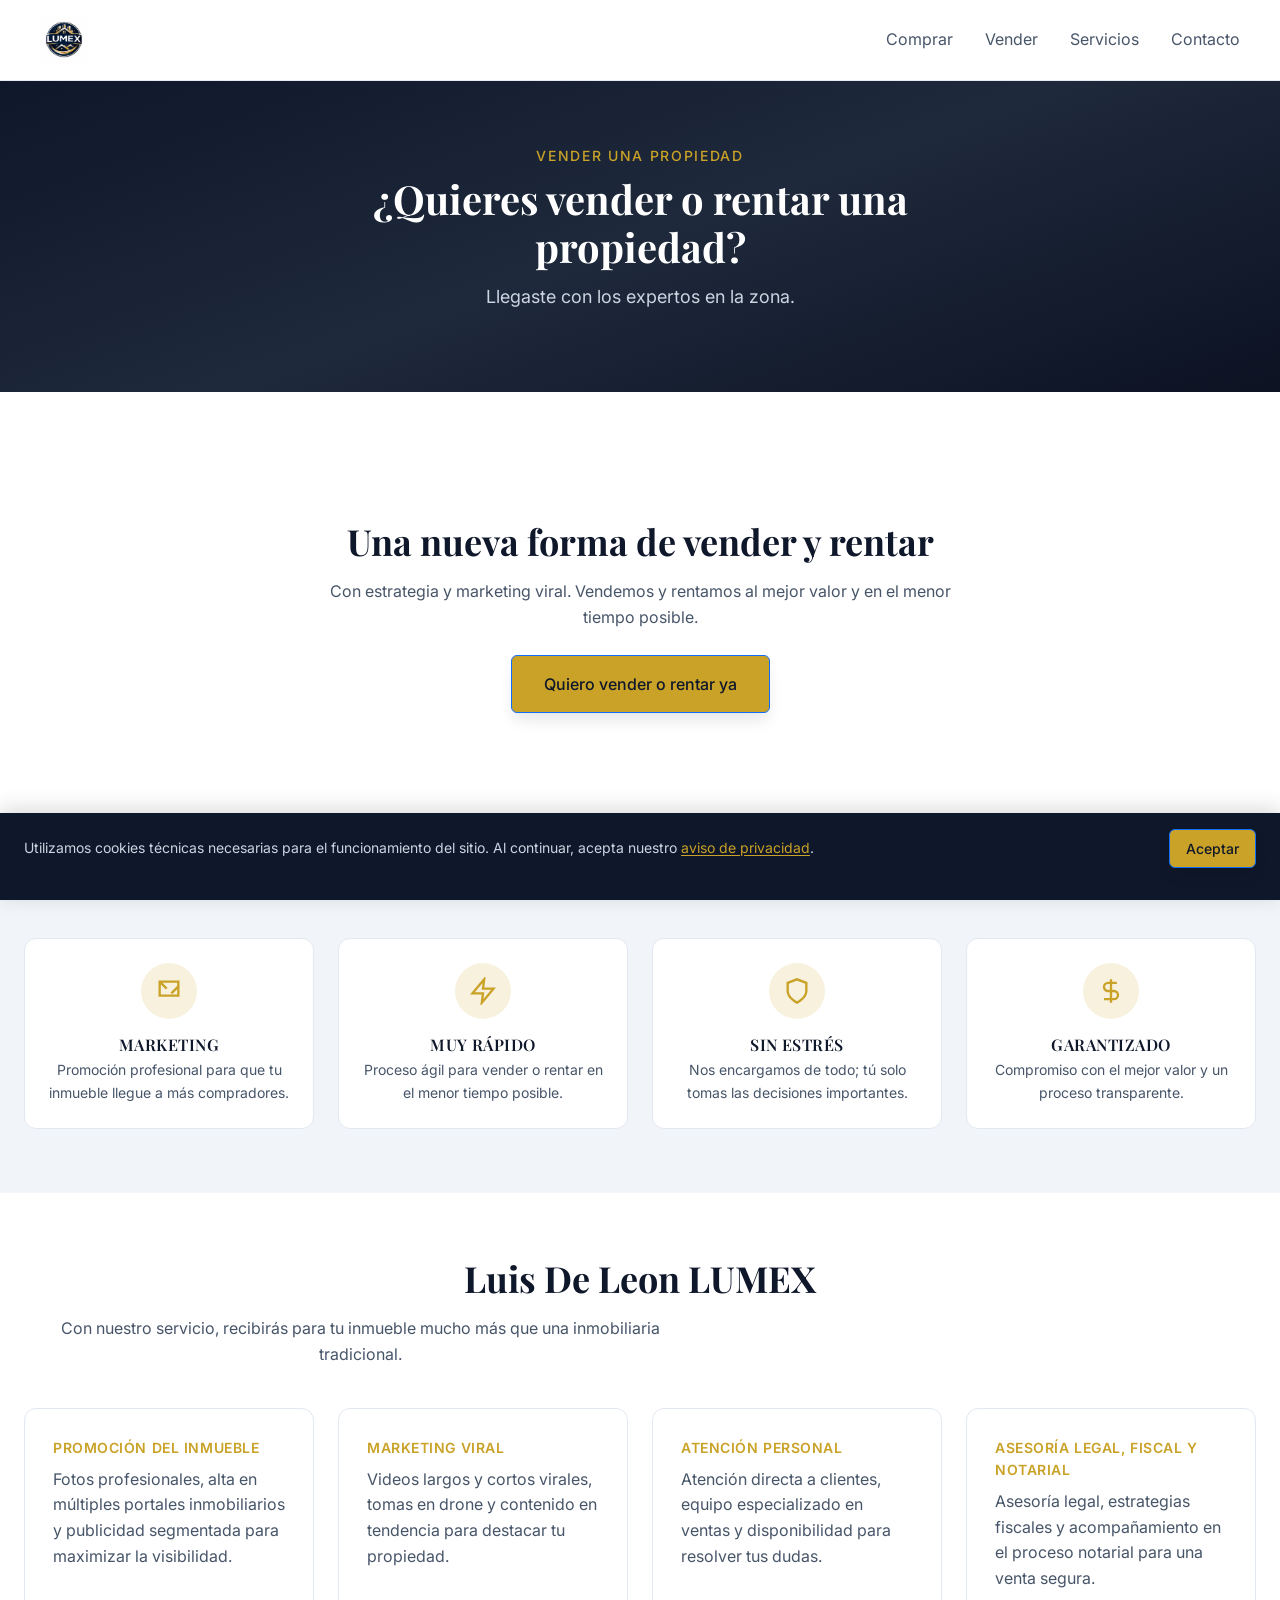
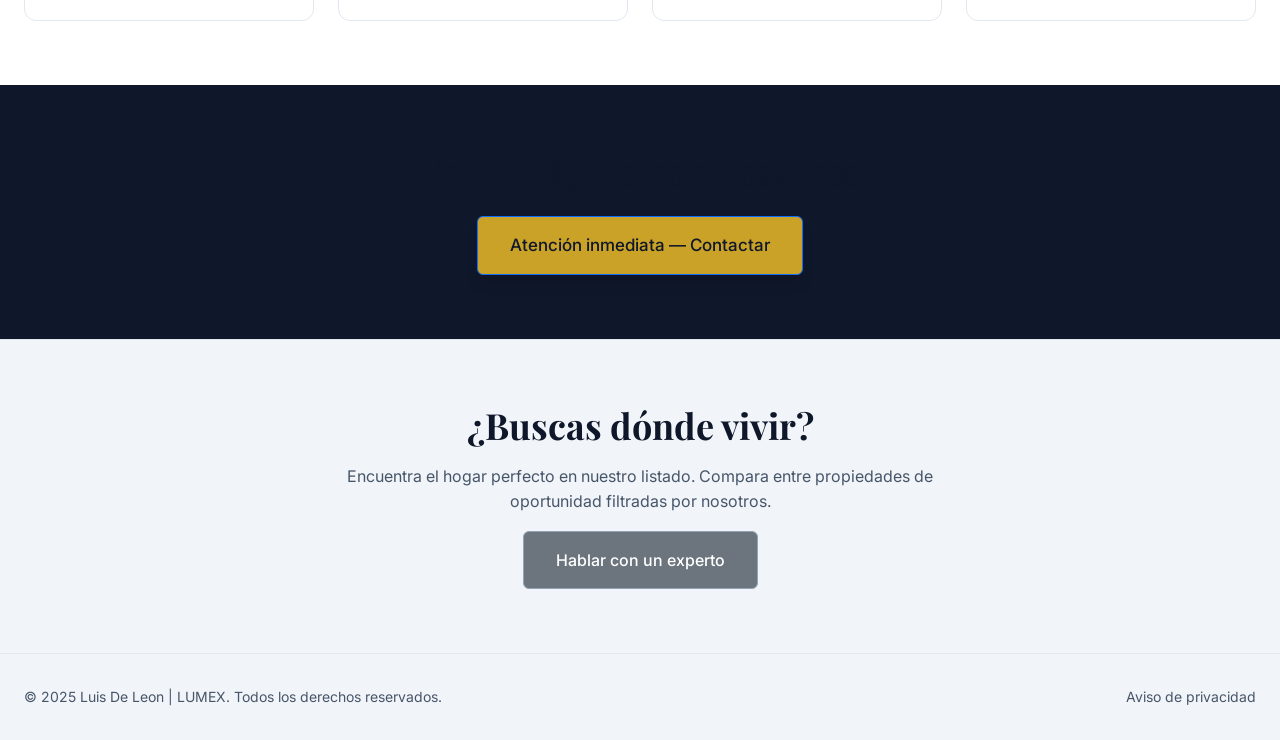
<file: vender-propiedad.html>
<!DOCTYPE html>
<html lang="es">
<head>
  <meta charset="UTF-8" />
  <meta name="viewport" content="width=device-width, initial-scale=1.0, viewport-fit=cover" />
  <meta name="description" content="Vender o rentar tu propiedad con Luis De Leon. Estrategia y marketing viral. Vendemos al mejor valor y en el menor tiempo posible." />
  <meta name="robots" content="index, follow" />
  <link rel="canonical" href="https://tudominio.com/vender-propiedad.html" />
  <title>Vender una propiedad | Luis De Leon | LUMEX</title>
  <link rel="preconnect" href="https://fonts.googleapis.com" />
  <link rel="preconnect" href="https://fonts.gstatic.com" crossorigin />
  <link href="https://fonts.googleapis.com/css2?family=Inter:wght@400;500;600;700&family=Playfair+Display:wght@600;700&display=swap" rel="stylesheet" />
  <link href="https://cdn.jsdelivr.net/npm/bootstrap@5.3.2/dist/css/bootstrap.min.css" rel="stylesheet" integrity="sha384-T3c6CoIi6uLrA9TneNEoa7RxnatzjcDSCmG1MXxSR1GAsXEV/Dwwykc2MPK8M2HN" crossorigin="anonymous" />
  <link rel="stylesheet" href="css/style.css" />
</head>
<body>
  <header class="header" role="banner">
    <div class="header-inner">
      <a href="index.html" class="logo" aria-label="Luis De Leon LUMEX - Inicio"><img src="logo.jpg" alt="Luis De Leon LUMEX" /></a>
      <nav class="nav-desktop" aria-label="Navegación principal">
        <a href="comprar-propiedad.html">Comprar</a>
        <a href="vender-propiedad.html">Vender</a>
        <a href="index.html#servicios">Servicios</a>
        <a href="index.html#contacto">Contacto</a>
      </nav>
      <button type="button" class="btn-menu" aria-expanded="false" aria-controls="mobile-menu" aria-label="Abrir menú">
        <svg class="icon-menu" width="24" height="24" viewBox="0 0 24 24" fill="none" stroke="currentColor" stroke-width="2" aria-hidden="true"><path d="M3 12h18M3 6h18M3 18h18"/></svg>
        <svg class="icon-close" width="24" height="24" viewBox="0 0 24 24" fill="none" stroke="currentColor" stroke-width="2" aria-hidden="true" hidden><path d="M18 6L6 18M6 6l12 12"/></svg>
      </button>
    </div>
    <div id="mobile-menu" class="mobile-menu" hidden aria-label="Menú móvil">
      <a href="comprar-propiedad.html">Comprar</a>
      <a href="vender-propiedad.html">Vender</a>
      <a href="index.html#servicios">Servicios</a>
      <a href="index.html#contacto">Contacto</a>
    </div>
  </header>

  <main>
    <section class="subpage-hero" aria-labelledby="vender-hero-heading">
      <div class="subpage-hero-inner">
        <p class="hero-tagline">Vender una propiedad</p>
        <h1 id="vender-hero-heading">¿Quieres vender o rentar una propiedad?</h1>
        <p class="subpage-hero-sub">Llegaste con los expertos en la zona.</p>
      </div>
    </section>

    <section class="section section-compra-intro" aria-labelledby="intro-heading">
      <div class="container container-narrow text-center">
        <h2 id="intro-heading">Una nueva forma de vender y rentar</h2>
        <p class="section-lead">Con estrategia y marketing viral. Vendemos y rentamos al mejor valor y en el menor tiempo posible.</p>
        <a href="index.html#contacto" class="btn btn-primary cta-shine">Quiero vender o rentar ya</a>
      </div>
    </section>

    <section class="section section-values" aria-label="Ventajas">
      <div class="container">
        <ul class="values-grid" role="list">
          <li class="value-card">
            <span class="value-icon" aria-hidden="true">
              <svg width="28" height="28" viewBox="0 0 24 24" fill="none" stroke="currentColor" stroke-width="2"><path d="M4 4h16v12H4zM4 4l6 6M4 4l2 2"/><path d="M20 8l-6 6"/></svg>
            </span>
            <h3>Marketing</h3>
            <p>Promoción profesional para que tu inmueble llegue a más compradores.</p>
          </li>
          <li class="value-card">
            <span class="value-icon" aria-hidden="true">
              <svg width="28" height="28" viewBox="0 0 24 24" fill="none" stroke="currentColor" stroke-width="2"><path d="M13 2L3 14h9l-1 8 10-12h-9l1-8z"/></svg>
            </span>
            <h3>Muy rápido</h3>
            <p>Proceso ágil para vender o rentar en el menor tiempo posible.</p>
          </li>
          <li class="value-card">
            <span class="value-icon" aria-hidden="true">
              <svg width="28" height="28" viewBox="0 0 24 24" fill="none" stroke="currentColor" stroke-width="2"><path d="M12 22s8-4 8-10V5l-8-3-8 3v7c0 6 8 10 8 10z"/></svg>
            </span>
            <h3>Sin estrés</h3>
            <p>Nos encargamos de todo; tú solo tomas las decisiones importantes.</p>
          </li>
          <li class="value-card">
            <span class="value-icon" aria-hidden="true">
              <svg width="28" height="28" viewBox="0 0 24 24" fill="none" stroke="currentColor" stroke-width="2"><path d="M12 2v20M17 5H9.5a3.5 3.5 0 0 0 0 7h5a3.5 3.5 0 0 1 0 7H6"/></svg>
            </span>
            <h3>Garantizado</h3>
            <p>Compromiso con el mejor valor y un proceso transparente.</p>
          </li>
        </ul>
      </div>
    </section>

    <section class="section section-compra-detail" aria-labelledby="detail-heading">
      <div class="container">
        <h2 id="detail-heading" class="text-center">Luis De Leon LUMEX</h2>
        <p class="section-lead text-center">Con nuestro servicio, recibirás para tu inmueble mucho más que una inmobiliaria tradicional.</p>
        <ul class="detail-grid detail-grid-4" role="list">
          <li class="detail-card">
            <span class="detail-label">Promoción del inmueble</span>
            <p>Fotos profesionales, alta en múltiples portales inmobiliarios y publicidad segmentada para maximizar la visibilidad.</p>
          </li>
          <li class="detail-card">
            <span class="detail-label">Marketing viral</span>
            <p>Videos largos y cortos virales, tomas en drone y contenido en tendencia para destacar tu propiedad.</p>
          </li>
          <li class="detail-card">
            <span class="detail-label">Atención personal</span>
            <p>Atención directa a clientes, equipo especializado en ventas y disponibilidad para resolver tus dudas.</p>
          </li>
          <li class="detail-card">
            <span class="detail-label">Asesoría legal, fiscal y notarial</span>
            <p>Asesoría legal, estrategias fiscales y acompañamiento en el proceso notarial para una venta segura.</p>
          </li>
        </ul>
      </div>
    </section>

    <section class="section section-cta-final" aria-labelledby="cta-final-heading">
      <div class="container container-narrow text-center">
        <h2 id="cta-final-heading">¡Vende rápido con nosotros!</h2>
        <a href="index.html#contacto" class="btn btn-primary cta-shine btn-lg">Atención inmediata — Contactar</a>
      </div>
    </section>

    <section class="section section-cross-sell" aria-labelledby="cross-sell-heading">
      <div class="container container-narrow text-center">
        <h2 id="cross-sell-heading">¿Buscas dónde vivir?</h2>
        <p class="section-lead">Encuentra el hogar perfecto en nuestro listado. Compara entre propiedades de oportunidad filtradas por nosotros.</p>
        <a href="comprar-propiedad.html" class="btn btn-secondary">Hablar con un experto</a>
      </div>
    </section>
  </main>

  <footer class="footer">
    <div class="footer-inner">
      <p class="footer-copy">© 2025 Luis De Leon | LUMEX. Todos los derechos reservados.</p>
      <nav class="footer-nav" aria-label="Enlaces legales">
        <a href="aviso-privacidad.html">Aviso de privacidad</a>
      </nav>
    </div>
  </footer>

  <div id="cookie-consent" class="cookie-consent" role="dialog" aria-label="Aviso de cookies" aria-describedby="cookie-text">
    <div class="cookie-inner">
      <p id="cookie-text">Utilizamos cookies técnicas necesarias para el funcionamiento del sitio. Al continuar, acepta nuestro <a href="aviso-privacidad.html">aviso de privacidad</a>.</p>
      <div class="cookie-actions">
        <button type="button" id="cookie-accept" class="btn btn-primary btn-sm">Aceptar</button>
      </div>
    </div>
  </div>

  <a id="whatsapp-float-link" href="https://wa.me/528281201370" target="_blank" rel="noopener noreferrer" class="whatsapp-float" aria-label="Contactar por WhatsApp">
    <svg width="32" height="32" viewBox="0 0 24 24" fill="currentColor" aria-hidden="true"><path d="M17.472 14.382c-.297-.149-1.758-.867-2.03-.967-.273-.099-.471-.148-.67.15-.197.297-.767.966-.94 1.164-.173.199-.347.223-.644.075-.297-.15-1.255-.463-2.39-1.475-.883-.788-1.48-1.761-1.653-2.059-.173-.297-.018-.458.13-.606.134-.133.298-.347.446-.52.149-.174.198-.298.298-.497.099-.198.05-.371-.025-.52-.075-.149-.669-1.612-.916-2.207-.242-.579-.487-.5-.669-.51-.173-.008-.371-.01-.57-.01-.198 0-.52.074-.792.372-.272.297-1.04 1.016-1.04 2.479 0 1.462 1.065 2.875 1.213 3.074.149.198 2.096 3.2 5.077 4.487.709.306 1.262.489 1.694.625.712.227 1.36.195 1.871.118.571-.085 1.758-.719 2.006-1.413.248-.694.248-1.289.173-1.413-.074-.124-.272-.198-.57-.347m-5.421 7.403h-.004a9.87 9.87 0 01-5.031-1.378l-.361-.214-3.741.982.998-3.648-.235-.374a9.86 9.86 0 01-1.51-5.26c.001-5.45 4.436-9.884 9.888-9.884 2.64 0 5.122 1.03 6.988 2.898a9.825 9.825 0 012.893 6.994c-.003 5.45-4.437 9.884-9.885 9.884m8.413-18.297A11.815 11.815 0 0012.05 0C5.495 0 .16 5.335.157 11.892c0 2.096.547 4.142 1.588 5.945L.057 24l6.305-1.654a11.882 11.882 0 005.683 1.448h.005c6.554 0 11.89-5.335 11.893-11.893a11.821 11.821 0 00-3.48-8.413z"/></svg>
  </a>

  <script src="https://cdn.jsdelivr.net/npm/bootstrap@5.3.2/dist/js/bootstrap.bundle.min.js" integrity="sha384-C6RzsynM9kWDrMNeT87bh95OGNyZPhcTNXj1NW7RuBCsyN/o0jlpcV8Qyq46cDfL" crossorigin="anonymous"></script>
  <script src="js/main.js"></script>
</body>
</html>
</file>
<file: css/style.css>
/* ===== Variables y base ===== */
:root {
  --navy: #0f172a;
  --navy-mid: #1e293b;
  --navy-light: #334155;
  --gold: #c9a227;
  --gold-soft: rgba(201, 162, 39, 0.15);
  --white: #ffffff;
  --slate-100: #f1f5f9;
  --slate-200: #e2e8f0;
  --slate-300: #cbd5e1;
  --slate-400: #94a3b8;
  --slate-500: #64748b;
  --slate-600: #475569;
  --slate-700: #334155;
  --green-50: #f0fdf4;
  --green-200: #bbf7d0;
  --green-600: #16a34a;
  --green-800: #166534;
  --red-600: #dc2626;
  --font-display: "Playfair Display", Georgia, serif;
  --font-body: "Inter", system-ui, sans-serif;
  --radius: 8px;
  --radius-lg: 12px;
  --shadow: 0 4px 6px -1px rgba(15, 23, 42, 0.08);
  --shadow-lg: 0 20px 25px -5px rgba(15, 23, 42, 0.1);
  --transition: 0.25s ease;
}

*,
*::before,
*::after {
  box-sizing: border-box;
}

html {
  scroll-behavior: smooth;
  width: 100%;
  overflow-x: hidden;
}

body {
  margin: 0;
  width: 100%;
  min-height: 100%;
  font-family: var(--font-body);
  font-size: 1rem;
  line-height: 1.6;
  color: var(--navy);
  background: var(--white);
  -webkit-font-smoothing: antialiased;
  overflow-x: hidden;
  overflow-wrap: break-word;
  word-wrap: break-word;
}

/* Fondos 100% de ancho en todas las secciones */
.main-full {
  width: 100%;
}

.section-full {
  width: 100%;
  box-sizing: border-box;
}

h1, h2, h3 {
  font-family: var(--font-display);
}

a {
  color: inherit;
  text-decoration: none;
}

button {
  font-family: inherit;
  cursor: pointer;
}

/* ===== Responsive móvil: imágenes, video, safe-area ===== */
img {
  max-width: 100%;
  height: auto;
  display: block;
}

/* El video de presentación ya está limitado por .video-wrap; evitar desborde en móvil */
.video-wrap {
  max-width: 100%;
}

/* Safe area para móviles con notch (iPhone X+) */
@supports (padding: env(safe-area-inset-bottom)) or (padding: constant(safe-area-inset-bottom)) {
  .whatsapp-float {
    bottom: calc(1.5rem + env(safe-area-inset-bottom, 0px));
    right: calc(1.5rem + env(safe-area-inset-right, 0px));
  }
  .cookie-consent .cookie-inner {
    padding-bottom: calc(1rem + env(safe-area-inset-bottom, 0px));
  }
  .header-inner {
    padding-left: max(1.5rem, env(safe-area-inset-left, 0px));
    padding-right: max(1.5rem, env(safe-area-inset-right, 0px));
  }
}

/* Touch targets mínimos 44px (accesibilidad móvil) */
@media (max-width: 767px) {
  .btn,
  .btn-primary,
  .btn-secondary,
  .btn-submit {
    min-height: 48px;
    padding: 0.75rem 1.25rem;
  }
  .hero-buttons .btn {
    width: 100%;
    max-width: 20rem;
  }
  .mobile-menu a {
    min-height: 48px;
    padding: 0.75rem 1rem;
    display: flex;
    align-items: center;
  }
  .btn-menu {
    min-width: 48px;
    min-height: 48px;
    padding: 0.75rem;
  }
  .field input,
  .field textarea {
    min-height: 48px;
    padding: 0.875rem 1rem;
    font-size: 16px; /* evita zoom en iOS al enfocar */
  }
  .field textarea {
    min-height: 120px;
  }
  .cookie-consent .btn {
    min-height: 48px;
    padding: 0.75rem 1.25rem;
  }
  .whatsapp-float {
    width: 3.5rem;
    height: 3.5rem;
    min-width: 56px;
    min-height: 56px;
  }
  .section .container,
  .section .container-narrow {
    padding-left: 1.25rem;
    padding-right: 1.25rem;
  }
  .hero {
    padding: 4rem 1.25rem 5rem;
    min-height: 100vh;
    min-height: 100dvh;
  }
  .hero h1 {
    font-size: 1.75rem;
    line-height: 1.25;
  }
  .section-video {
    padding: 3rem 1.25rem;
  }
  .section-redes .redes-links .footer-social-link {
    min-width: 56px;
    min-height: 56px;
  }
  .footer-inner {
    padding-left: 1.25rem;
    padding-right: 1.25rem;
    flex-direction: column;
    text-align: center;
  }
  .footer-nav {
    flex-wrap: wrap;
    justify-content: center;
  }
}

/* Pantallas muy pequeñas (< 360px) */
@media (max-width: 359px) {
  .hero h1 { font-size: 1.5rem; }
  .hero-subtitle { font-size: 1rem; }
  .logo img { max-width: 140px; height: 36px; }
}

/* ===== Header (sticky + glassmorphism) ===== */
.header {
  position: sticky;
  top: 0;
  z-index: 50;
  width: 100%;
  border-bottom: 1px solid rgba(226, 232, 240, 0.8);
  background: rgba(255, 255, 255, 0.8);
  backdrop-filter: blur(12px);
  -webkit-backdrop-filter: blur(12px);
}

.header-inner {
  max-width: 80rem;
  margin: 0 auto;
  padding: 1rem 1.5rem;
  display: flex;
  align-items: center;
  justify-content: space-between;
}

@media (min-width: 768px) {
  .header-inner { padding: 1rem 2rem; }
}

@media (min-width: 1024px) {
  .header-inner { padding: 1rem 2.5rem; }
}

.logo {
  display: inline-flex;
  align-items: center;
  font-family: var(--font-display);
  font-size: 1.25rem;
  font-weight: 600;
  color: var(--navy);
}

.logo img {
  display: block;
  height: 40px;
  width: auto;
  max-width: 180px;
  object-fit: contain;
}

@media (min-width: 640px) {
  .logo img { height: 48px; max-width: 220px; }
}

.logo:focus-visible {
  outline: 2px solid var(--gold);
  outline-offset: 2px;
}

.nav-desktop {
  display: none;
  align-items: center;
  gap: 2rem;
}

@media (min-width: 768px) {
  .nav-desktop { display: flex; }
}

.nav-desktop a {
  color: var(--slate-600);
  transition: color 0.2s;
}

.nav-desktop a:hover,
.nav-desktop a:focus-visible {
  color: var(--gold);
}

.nav-desktop a:focus-visible {
  outline: 2px solid var(--gold);
  outline-offset: 2px;
  border-radius: 4px;
}

.btn-consulta {
  padding: 0.5rem 1rem;
  font-size: 0.875rem;
  font-weight: 500;
  color: var(--white) !important;
  background: var(--navy);
  border-radius: var(--radius);
  transition: background var(--transition);
}

.btn-consulta:hover {
  background: rgba(26, 43, 73, 0.9);
}

.btn-menu {
  padding: 0.5rem;
  color: var(--navy);
  background: transparent;
  border: none;
  border-radius: 6px;
}

.btn-menu:hover,
.btn-menu:focus-visible {
  background: var(--slate-200);
  outline: 2px solid var(--gold);
  outline-offset: 2px;
}

.btn-menu .icon-close { display: none; }
.btn-menu[aria-expanded="true"] .icon-menu { display: none; }
.btn-menu[aria-expanded="true"] .icon-close { display: block; }

@media (min-width: 768px) {
  .btn-menu { display: none; }
}

.mobile-menu {
  border-top: 1px solid var(--slate-200);
  background: rgba(255, 255, 255, 0.95);
  backdrop-filter: blur(8px);
  padding: 1rem 1.5rem;
  display: flex;
  flex-direction: column;
  gap: 0.25rem;
}

.mobile-menu[hidden] {
  display: none !important;
}

@media (min-width: 768px) {
  .mobile-menu { display: none !important; }
}

.mobile-menu a {
  padding: 0.5rem 0.75rem;
  color: var(--slate-700);
  border-radius: 6px;
}

.mobile-menu a:hover {
  background: var(--slate-200);
  color: var(--gold);
}

.btn-consulta-mobile {
  margin-top: 0.5rem;
  padding: 0.5rem 1rem;
  text-align: center;
  font-weight: 500;
  color: var(--white) !important;
  background: var(--navy);
  border-radius: 6px;
}

/* ===== Hero (fondo completo, primera pantalla 100%) ===== */
.hero {
  position: relative;
  width: 100%;
  min-height: 100vh;
  display: flex;
  align-items: center;
  background: linear-gradient(160deg, var(--navy) 0%, var(--navy-mid) 45%, #0c1222 100%);
  padding: 5rem 1.5rem 6rem;
  overflow: hidden;
}

.hero::before {
  content: "";
  position: absolute;
  top: 0;
  left: 0;
  right: 0;
  bottom: 0;
  background: radial-gradient(ellipse 80% 50% at 50% -20%, rgba(201, 162, 39, 0.08) 0%, transparent 50%);
  pointer-events: none;
}

.hero-inner {
  position: relative;
  z-index: 1;
}

@media (min-width: 640px) {
  .hero { padding: 7rem 2rem 8rem; }
}

@media (min-width: 1024px) {
  .hero { padding: 9rem 2.5rem 10rem; }
}

.hero-inner {
  max-width: 56rem;
  margin: 0 auto;
  text-align: center;
}

.hero-tagline {
  margin: 0;
  font-size: 0.875rem;
  font-weight: 500;
  text-transform: uppercase;
  letter-spacing: 0.12em;
  color: var(--gold);
}

.hero-ctas {
  gap: 1.25rem;
}

.hero h1 {
  margin: 0;
  font-size: 2.25rem;
  font-weight: 700;
  letter-spacing: -0.02em;
  color: var(--white);
}

@media (min-width: 640px) {
  .hero h1 { font-size: 3rem; }
}

@media (min-width: 1024px) {
  .hero h1 { font-size: 3.75rem; }
}

/* ===== Video de presentación (fondo 100%, intención clara) ===== */
.section-video {
  width: 100%;
  padding: 4rem 1.5rem;
  background: var(--slate-100);
  border-top: 1px solid var(--slate-200);
}

.section-video .container-narrow {
  text-align: center;
}

.section-video .section-video-title {
  margin: 0;
  font-size: 1.5rem;
  font-weight: 700;
  letter-spacing: -0.02em;
  color: var(--navy);
}

.section-video .section-video-title::after {
  content: "";
  display: block;
  width: 3rem;
  height: 3px;
  margin: 0.75rem auto 0;
  background: var(--gold);
  border-radius: 2px;
}

.section-video .section-lead {
  margin: 0.5rem 0 0;
  max-width: 36rem;
  margin-left: auto;
  margin-right: auto;
  color: var(--slate-600);
  font-size: 0.9375rem;
}

/* Contenedor 16:9 responsive: evita que el video se estire o se vea desproporcionado */
.video-wrap {
  position: relative;
  width: 100%;
  max-width: 560px;
  margin: 2rem auto 0;
  border-radius: var(--radius-lg);
  overflow: hidden;
  box-shadow: 0 4px 20px rgba(15, 23, 42, 0.12);
  background: var(--navy);
  aspect-ratio: 16 / 9;
}

.video-presentacion {
  position: absolute;
  top: 0;
  left: 0;
  width: 100%;
  height: 100%;
  object-fit: contain;
  vertical-align: middle;
}

@supports not (aspect-ratio: 16 / 9) {
  .video-wrap::before {
    content: "";
    display: block;
    padding-top: 56.25%; /* 16:9 */
  }
  .video-presentacion {
    position: absolute;
    top: 0;
    left: 0;
    width: 100%;
    height: 100%;
    object-fit: contain;
  }
}

@media (min-width: 640px) {
  .section-video { padding: 5rem 2rem; }
  .section-video .section-video-title { font-size: 1.75rem; }
  .video-wrap { max-width: 640px; margin-top: 2.5rem; }
}

@media (min-width: 1024px) {
  .section-video { padding: 5.5rem 2.5rem; }
  .section-video .section-video-title { font-size: 1.875rem; }
  .video-wrap { max-width: 720px; }
}

.hero-subtitle {
  margin: 1.5rem 0 0;
  max-width: 42rem;
  margin-left: auto;
  margin-right: auto;
  font-size: 1.125rem;
  color: var(--slate-300);
}

@media (min-width: 640px) {
  .hero-subtitle { font-size: 1.25rem; }
}

.hero-buttons {
  margin-top: 2.5rem;
  display: flex;
  flex-direction: column;
  align-items: center;
  justify-content: center;
  gap: 1rem;
}

@media (min-width: 640px) {
  .hero-buttons { flex-direction: row; }
}

/* ===== Botones ===== */
.btn {
  display: inline-flex;
  align-items: center;
  justify-content: center;
  padding: 1rem 2rem;
  font-weight: 500;
  border-radius: 6px;
  transition: background 0.2s, border-color 0.2s, color 0.2s;
}

.btn:focus-visible {
  outline: 2px solid var(--gold);
  outline-offset: 2px;
}

.btn-primary {
  color: var(--navy);
  background: var(--gold);
  box-shadow: 0 10px 15px -3px rgba(0, 0, 0, 0.1);
}

.btn-primary:hover {
  background: rgba(181, 148, 16, 0.9);
}

.btn-secondary {
  color: var(--white);
  border: 1px solid var(--slate-400);
}

.btn-secondary:hover {
  border-color: var(--gold);
  color: var(--gold);
}

/* CTA shine */
.cta-shine {
  position: relative;
  overflow: hidden;
}

.cta-shine::after {
  content: "";
  position: absolute;
  top: 0;
  left: -100%;
  width: 50%;
  height: 100%;
  background: linear-gradient(90deg, transparent, rgba(255, 255, 255, 0.25), transparent);
  transition: left 0.6s ease;
}

.cta-shine:hover::after {
  left: 100%;
}

/* ===== Bloques Comprar / Vender (fondo completo) ===== */
.section-cta {
  width: 100%;
  scroll-margin-top: 5rem;
}

.section-cta .container-narrow {
  text-align: center;
}

.section-cta h2 {
  margin: 0;
  font-size: 1.875rem;
  font-weight: 700;
  color: var(--navy);
}

@media (min-width: 640px) {
  .section-cta h2 { font-size: 2.25rem; }
}

.section-cta .section-lead {
  margin: 1rem auto 0;
  text-align: center;
}

.section-cta .btn {
  margin-top: 1.5rem;
}

.section-cta-buy {
  background: var(--slate-100);
  border-top: 1px solid var(--slate-200);
}

.section-cta-sell {
  background: var(--white);
  border-top: 1px solid var(--slate-200);
}

/* ===== Página Comprar propiedad (subpágina estilo CIMA) ===== */
.subpage-hero {
  position: relative;
  background: linear-gradient(160deg, var(--navy) 0%, var(--navy-mid) 50%, #0c1222 100%);
  padding: 4rem 1.5rem 5rem;
  text-align: center;
}

.subpage-hero-inner {
  max-width: 40rem;
  margin: 0 auto;
}

.subpage-hero .hero-tagline {
  margin: 0;
}

.subpage-hero h1 {
  margin: 0.5rem 0 0;
  font-size: 2rem;
  font-weight: 700;
  color: var(--white);
}

@media (min-width: 640px) {
  .subpage-hero h1 { font-size: 2.5rem; }
}

.subpage-hero-sub {
  margin: 0.75rem 0 0;
  font-size: 1.125rem;
  color: var(--slate-300);
}

.text-center {
  text-align: center;
}

.text-center .section-lead {
  margin-left: auto;
  margin-right: auto;
}

.section-compra-intro {
  padding-top: 4rem;
  padding-bottom: 4rem;
}

.section-compra-intro .btn {
  margin-top: 1.5rem;
}

/* Valores: Precio justo, Muy rápido, Plusvalía, Garantizado */
.section-values {
  background: var(--slate-100);
  border-top: 1px solid var(--slate-200);
}

.values-grid {
  margin: 2rem 0 0;
  padding: 0;
  list-style: none;
  display: grid;
  gap: 1.5rem;
  grid-template-columns: 1fr 1fr;
}

@media (min-width: 768px) {
  .values-grid { grid-template-columns: repeat(4, 1fr); }
}

.value-card {
  padding: 1.5rem;
  background: var(--white);
  border-radius: var(--radius-lg);
  border: 1px solid var(--slate-200);
  text-align: center;
  transition: border-color var(--transition), box-shadow var(--transition);
}

.value-card:hover {
  border-color: var(--gold);
  box-shadow: var(--shadow);
}

.value-icon {
  display: inline-flex;
  align-items: center;
  justify-content: center;
  width: 3.5rem;
  height: 3.5rem;
  margin: 0 auto;
  border-radius: 50%;
  background: var(--gold-soft);
  color: var(--gold);
}

.value-card h3 {
  margin: 1rem 0 0;
  font-size: 1rem;
  font-weight: 600;
  color: var(--navy);
  text-transform: uppercase;
  letter-spacing: 0.03em;
}

.value-card p {
  margin: 0.35rem 0 0;
  font-size: 0.875rem;
  color: var(--slate-600);
}

/* Detalle: Comparativas, Verificación, Trato personal, Experiencia */
.section-compra-detail {
  background: var(--white);
}

.detail-grid {
  margin: 2.5rem 0 0;
  padding: 0;
  list-style: none;
  display: grid;
  gap: 1.5rem;
}

@media (min-width: 768px) {
  .detail-grid { grid-template-columns: repeat(2, 1fr); }
}

.detail-grid-4 {
  margin-top: 2.5rem;
}

@media (min-width: 1024px) {
  .detail-grid-4 { grid-template-columns: repeat(4, 1fr); }
}

.detail-card {
  padding: 1.75rem;
  border: 1px solid var(--slate-200);
  border-radius: var(--radius-lg);
  background: var(--white);
  transition: border-color var(--transition);
}

.detail-card:hover {
  border-color: var(--gold);
}

.detail-label {
  display: block;
  font-size: 0.875rem;
  font-weight: 600;
  color: var(--gold);
  text-transform: uppercase;
  letter-spacing: 0.04em;
  margin-bottom: 0.5rem;
}

.detail-card p {
  margin: 0;
  font-size: 1rem;
  color: var(--slate-600);
  line-height: 1.6;
}

.section-cta-final {
  background: var(--navy);
  color: var(--white);
}

.section-cta-final h2 {
  color: var(--white);
  margin: 0;
}

.section-cta-final .btn {
  margin-top: 1.5rem;
}

.btn-lg {
  padding: 1rem 2rem;
  font-size: 1.0625rem;
}

.section-cross-sell {
  background: var(--slate-100);
  border-top: 1px solid var(--slate-200);
}

.section-cross-sell .btn {
  margin-top: 1rem;
}

/* ===== Contenedores y secciones (Bootstrap override para mantener diseño) ===== */
.section .container {
  max-width: 80rem;
  margin-left: auto;
  margin-right: auto;
  padding: 4rem 1.5rem;
}

@media (min-width: 640px) {
  .container { padding: 6rem 2rem; }
}

@media (min-width: 1024px) {
  .container { padding: 7rem 2.5rem; }
}

.section .container-narrow {
  max-width: 42rem;
  margin-left: auto;
  margin-right: auto;
  padding-left: 1.5rem;
  padding-right: 1.5rem;
}

.section-lead {
  margin: 1rem 0 0;
  max-width: 42rem;
  color: var(--slate-600);
}

.section h2 {
  margin: 0;
  font-size: 1.875rem;
  font-weight: 700;
  color: var(--navy);
}

@media (min-width: 640px) {
  .section h2 { font-size: 2.25rem; }
}

/* ===== Servicios (fondo 100%, grid con Bootstrap) ===== */
.section-services {
  width: 100%;
  background: var(--white);
  scroll-margin-top: 5rem;
}

.section-services .section-lead {
  display: block;
  max-width: 42rem;
}

#comprar,
#vender {
  scroll-margin-top: 5rem;
}

.section-services .services-grid {
  margin-top: 2.5rem;
  padding: 0;
  list-style: none;
}

.section-services .services-grid li {
  list-style: none;
}

.service-card {
  padding: 1.75rem;
  border: 1px solid var(--slate-200);
  border-radius: var(--radius-lg);
  background: var(--white);
  transition: border-color var(--transition), box-shadow var(--transition), transform var(--transition);
}

.service-card:hover,
.service-card:focus-within {
  border-color: var(--gold);
  box-shadow: var(--shadow-lg);
  transform: translateY(-2px);
}

.service-icon {
  display: inline-flex;
  align-items: center;
  justify-content: center;
  width: 3rem;
  height: 3rem;
  border-radius: 8px;
  background: rgba(26, 43, 73, 0.05);
  color: var(--gold);
}

.service-card h3 {
  margin: 1rem 0 0;
  font-size: 1.125rem;
  font-weight: 600;
  color: var(--navy);
}

.service-card p {
  margin: 0.5rem 0 0;
  font-size: 1rem;
  color: var(--slate-600);
}

/* ===== Social proof (carrusel) ===== */
.section-social {
  width: 100%;
  border-top: 1px solid var(--slate-200);
  border-bottom: 1px solid var(--slate-200);
  background: #f8fafc;
  padding: 3rem 0 4rem;
  scroll-margin-top: 5rem;
}

@media (min-width: 640px) {
  .section-social { padding: 4rem 0; }
}

.social-label {
  text-align: center;
  font-size: 0.875rem;
  font-weight: 500;
  text-transform: uppercase;
  letter-spacing: 0.05em;
  color: var(--slate-500);
  margin: 0 0 2rem;
}

.carousel-wrap {
  overflow: hidden;
}

.carousel-track {
  display: flex;
  gap: 1.5rem;
  animation: carousel 30s linear infinite;
  width: max-content;
}

.carousel-item {
  flex-shrink: 0;
  min-width: 180px;
  padding: 1rem 2rem;
  display: flex;
  align-items: center;
  justify-content: center;
  border: 1px solid var(--slate-200);
  border-radius: 6px;
  background: var(--white);
  font-size: 0.875rem;
  font-weight: 500;
  color: var(--slate-500);
}

@keyframes carousel {
  0% { transform: translateX(0); }
  100% { transform: translateX(-50%); }
}

/* ===== Contacto ===== */
.section-contact {
  width: 100%;
  background: var(--slate-100);
  scroll-margin-top: 5rem;
}

/* ===== Redes sociales (debajo de contacto) ===== */
.section-redes {
  width: 100%;
  padding: 2.5rem 1.5rem;
  background: var(--white);
  border-top: 1px solid var(--slate-200);
}

.section-redes .section-redes-title {
  margin: 0;
  font-size: 1.25rem;
  font-weight: 700;
  color: var(--navy);
}

.section-redes .section-redes-lead {
  margin: 0.5rem 0 0;
  font-size: 0.875rem;
  color: var(--slate-600);
}

.section-redes .redes-links {
  display: flex;
  align-items: center;
  justify-content: center;
  flex-wrap: wrap;
  gap: 0.75rem;
  margin-top: 1.25rem;
}

.section-redes .redes-links .footer-social-link {
  display: inline-flex;
  align-items: center;
  justify-content: center;
  width: 62px;
  height: 62px;
  color: var(--slate-600);
  border-radius: var(--radius);
  transition: color var(--transition), background-color var(--transition);
}

.section-redes .redes-links .footer-social-link svg {
  width: 31px;
  height: 31px;
}

.section-redes .redes-links .footer-social-link:hover,
.section-redes .redes-links .footer-social-link:focus-visible {
  color: var(--gold);
  background-color: var(--gold-soft);
}

@media (min-width: 640px) {
  .section-redes { padding: 3rem 2rem; }
}

.form-success {
  margin-top: 2rem;
  padding: 1.5rem;
  display: flex;
  align-items: flex-start;
  gap: 0.75rem;
  border: 1px solid var(--green-200);
  border-radius: 8px;
  background: var(--green-50);
  color: var(--green-800);
}

.form-success svg {
  flex-shrink: 0;
  color: var(--green-600);
}

.form-success-title {
  margin: 0;
  font-weight: 500;
}

.form-success-text {
  margin: 0.25rem 0 0;
  font-size: 0.875rem;
}

.contact-form {
  margin-top: 2rem;
  display: flex;
  flex-direction: column;
  gap: 1.5rem;
}

.contact-form.hidden {
  display: none;
}

.field label {
  display: block;
  font-size: 0.875rem;
  font-weight: 500;
  color: var(--navy);
  margin-bottom: 0.25rem;
}

.field input,
.field textarea {
  width: 100%;
  padding: 0.75rem 1rem;
  font-family: inherit;
  font-size: 1rem;
  color: var(--navy);
  border: 1px solid var(--slate-200);
  border-radius: 6px;
  background: var(--white);
  transition: border-color 0.2s, box-shadow 0.2s;
}

.field input:focus,
.field textarea:focus {
  outline: none;
  border-color: var(--gold);
  box-shadow: 0 0 0 1px var(--gold);
}

.field input::placeholder,
.field textarea::placeholder {
  color: var(--slate-400);
}

.field-error {
  margin: 0.25rem 0 0;
  font-size: 0.875rem;
  color: var(--red-600);
}

.form-root-error {
  margin-top: 0;
}

.btn-submit {
  align-self: flex-start;
  padding: 1rem 1.5rem;
  font-weight: 500;
  color: var(--navy);
  background: var(--gold);
  border: none;
  border-radius: 6px;
  width: 100%;
}

@media (min-width: 640px) {
  .btn-submit { width: auto; }
}

.btn-submit:hover:not(:disabled) {
  background: rgba(181, 148, 16, 0.9);
}

.btn-submit:disabled {
  opacity: 0.7;
  cursor: not-allowed;
}

.btn-submit:focus-visible {
  outline: 2px solid var(--gold);
  outline-offset: 2px;
}

/* ===== WhatsApp flotante ===== */
.whatsapp-float {
  position: fixed;
  bottom: 1.5rem;
  right: 1.5rem;
  z-index: 40;
  width: 3.5rem;
  height: 3.5rem;
  display: flex;
  align-items: center;
  justify-content: center;
  background: #25d366;
  color: var(--white);
  border-radius: 50%;
  box-shadow: 0 10px 15px -3px rgba(0, 0, 0, 0.1);
  transition: transform 0.2s, box-shadow 0.2s;
}

.whatsapp-float:hover {
  transform: scale(1.1);
  box-shadow: 0 20px 25px -5px rgba(0, 0, 0, 0.1);
}

.whatsapp-float:focus-visible {
  outline: 4px solid rgba(37, 211, 102, 0.5);
  outline-offset: 2px;
}

/* ===== Footer ===== */
.footer {
  width: 100%;
  border-top: 1px solid var(--slate-200);
  background: var(--slate-100);
  padding: 2rem 1.5rem;
}

.footer-inner {
  max-width: 80rem;
  margin: 0 auto;
  display: flex;
  flex-wrap: wrap;
  align-items: center;
  justify-content: space-between;
  gap: 1rem;
}

.footer-copy {
  margin: 0;
  font-size: 0.875rem;
  color: var(--slate-600);
}

.footer-nav {
  display: flex;
  gap: 1.5rem;
}

.footer-nav a {
  font-size: 0.875rem;
  color: var(--slate-600);
  transition: color var(--transition);
}

.footer-nav a:hover,
.footer-nav a:focus-visible {
  color: var(--gold);
}

.footer-social {
  display: flex;
  align-items: center;
  gap: 0.75rem;
}

.footer-social-link {
  display: inline-flex;
  align-items: center;
  justify-content: center;
  width: 40px;
  height: 40px;
  color: var(--slate-600);
  border-radius: var(--radius);
  transition: color var(--transition), background-color var(--transition);
}

.footer-social-link:hover,
.footer-social-link:focus-visible {
  color: var(--gold);
  background-color: var(--gold-soft);
}

/* ===== Página legal (Aviso de privacidad) ===== */
.legal-page {
  padding: 4rem 0 5rem;
  min-height: 60vh;
}

.legal-header {
  margin-bottom: 2.5rem;
}

.legal-back {
  display: inline-block;
  font-size: 0.875rem;
  color: var(--slate-500);
  margin-bottom: 1rem;
  transition: color var(--transition);
}

.legal-back:hover {
  color: var(--gold);
}

.legal-header h1 {
  margin: 0;
  font-size: 2rem;
  font-weight: 700;
  color: var(--navy);
}

@media (min-width: 640px) {
  .legal-header h1 { font-size: 2.25rem; }
}

.legal-updated {
  margin: 0.5rem 0 0;
  font-size: 0.875rem;
  color: var(--slate-500);
}

.legal-content {
  font-size: 1rem;
  line-height: 1.75;
}

.legal-content section {
  margin-top: 2rem;
}

.legal-content section:first-of-type {
  margin-top: 0;
}

.legal-content h2 {
  margin: 0;
  font-size: 1.25rem;
  font-weight: 600;
  color: var(--navy);
}

.legal-content p {
  margin: 0.75rem 0 0;
  color: var(--slate-600);
}

.legal-content a {
  color: var(--gold);
  text-decoration: underline;
  text-underline-offset: 2px;
}

.legal-contact {
  margin-top: 2.5rem !important;
  padding-top: 1.5rem;
  border-top: 1px solid var(--slate-200);
  font-size: 0.9375rem;
}

/* ===== Banner de cookies ===== */
.cookie-consent {
  position: fixed;
  bottom: 0;
  left: 0;
  right: 0;
  z-index: 60;
  padding: 1rem 1.5rem;
  background: var(--navy);
  color: var(--slate-300);
  box-shadow: 0 -4px 20px rgba(0, 0, 0, 0.15);
}

.cookie-consent[hidden],
.cookie-consent.cookie-consent--accepted {
  display: none !important;
  visibility: hidden !important;
}

.cookie-inner {
  max-width: 80rem;
  margin: 0 auto;
  display: flex;
  flex-wrap: wrap;
  align-items: center;
  justify-content: space-between;
  gap: 1rem;
}

.cookie-consent p {
  margin: 0;
  font-size: 0.875rem;
  flex: 1;
  min-width: 200px;
}

.cookie-consent a {
  color: var(--gold);
  text-decoration: underline;
  text-underline-offset: 2px;
}

.cookie-actions {
  flex-shrink: 0;
}

.btn-sm {
  padding: 0.5rem 1rem;
  font-size: 0.875rem;
}

.cookie-consent .btn-primary {
  color: var(--navy);
  background: var(--gold);
}
</file>
